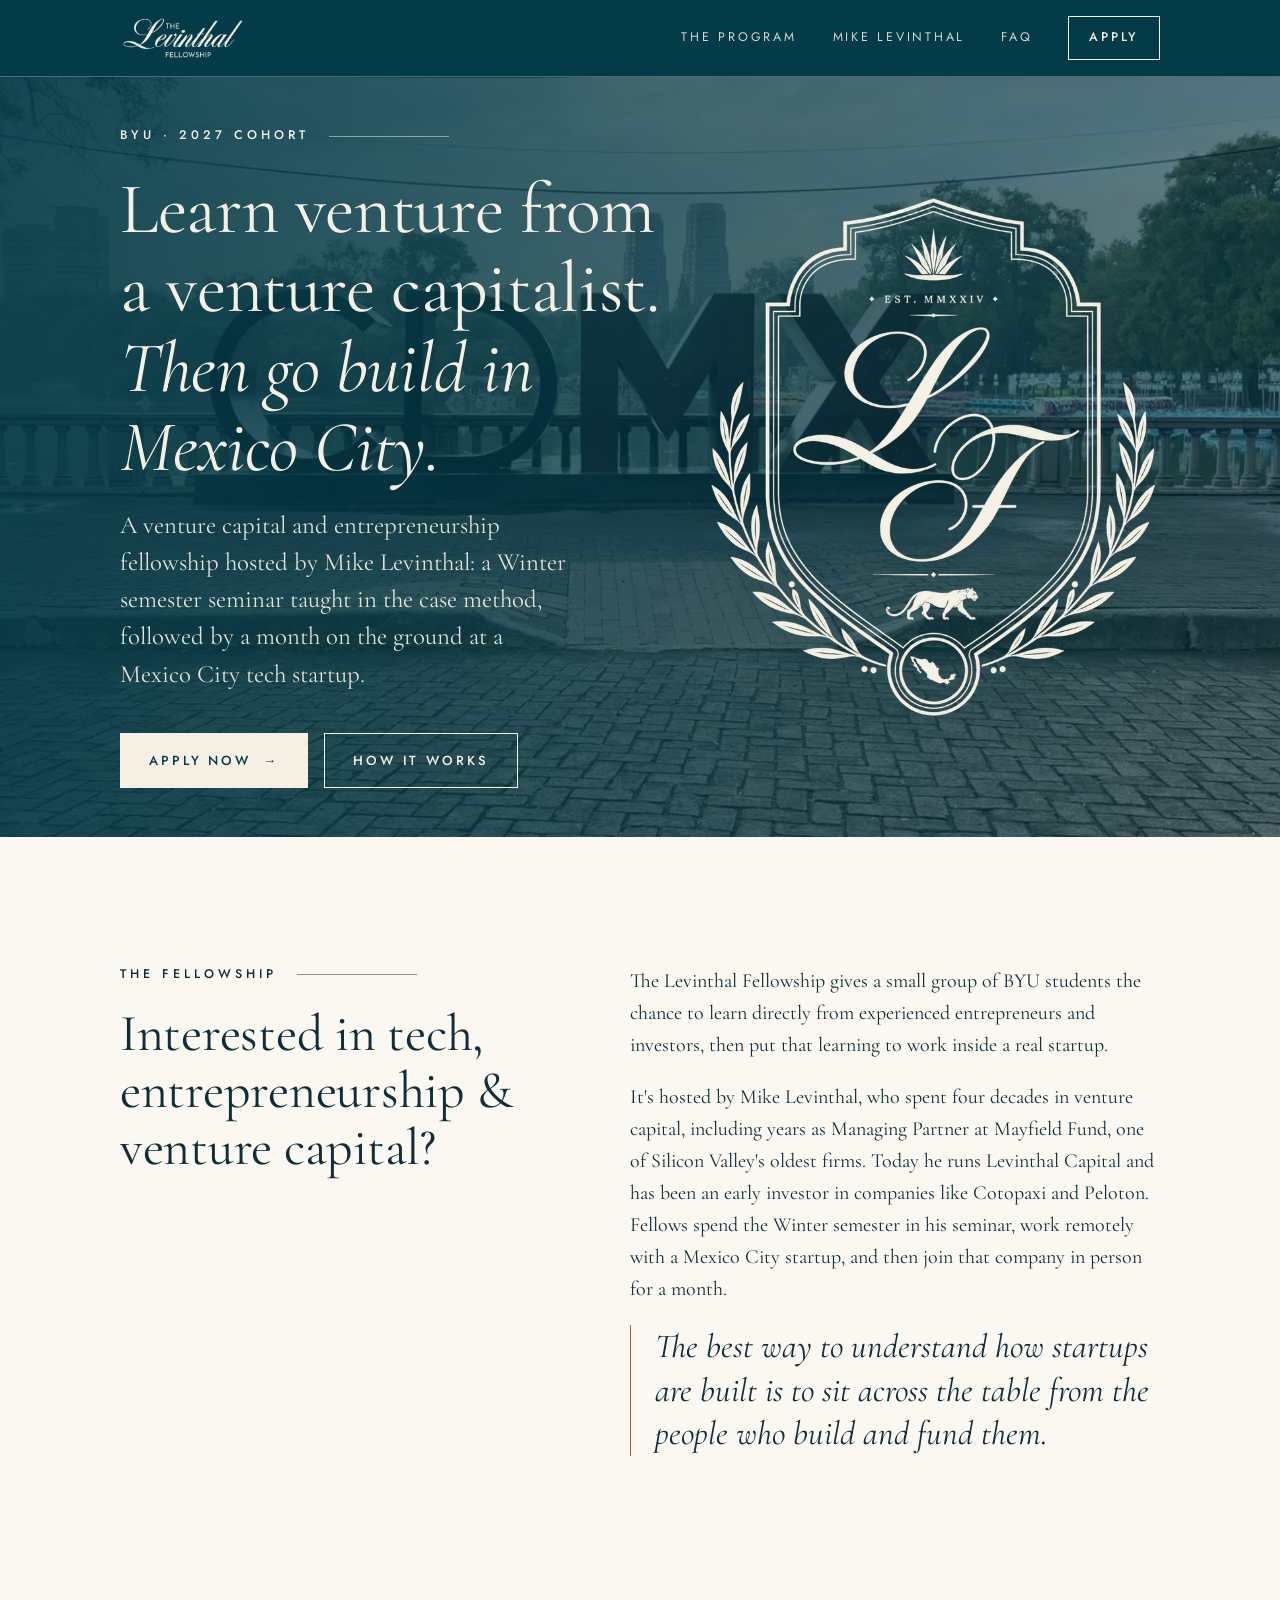
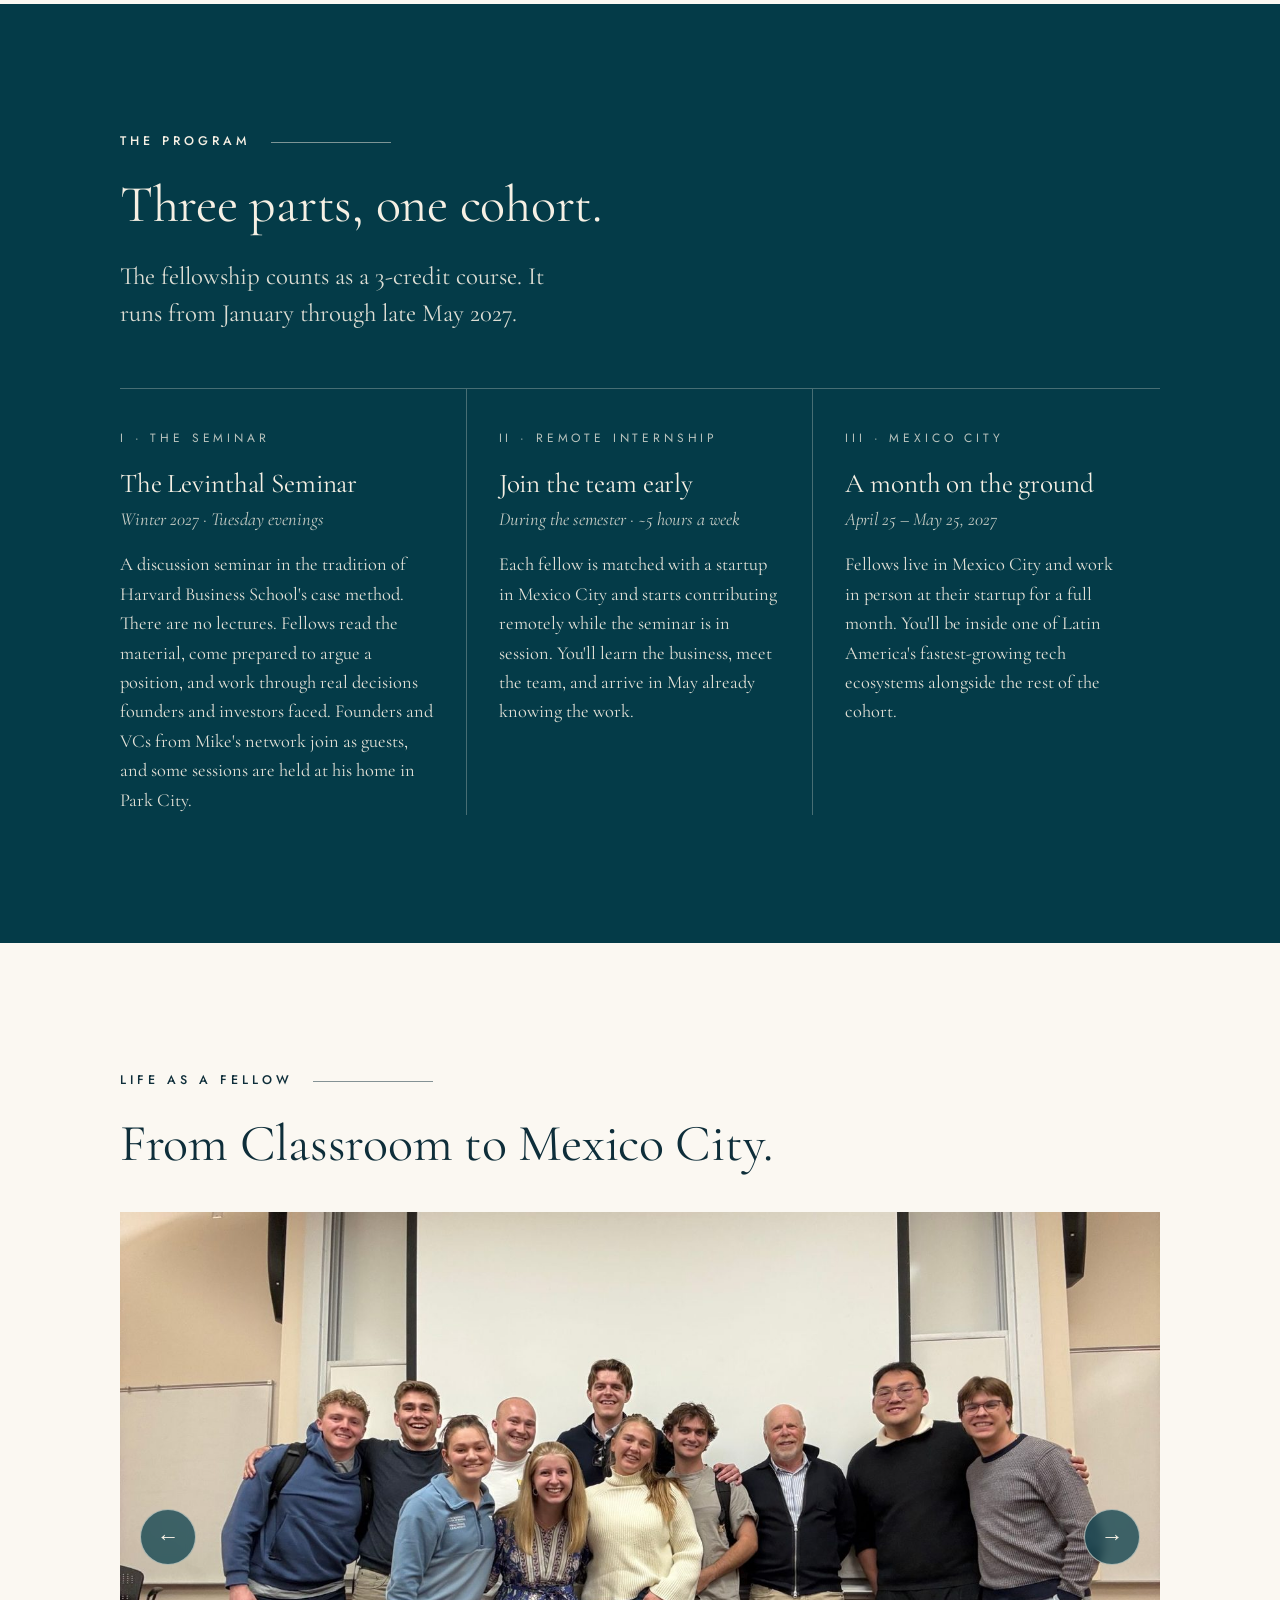
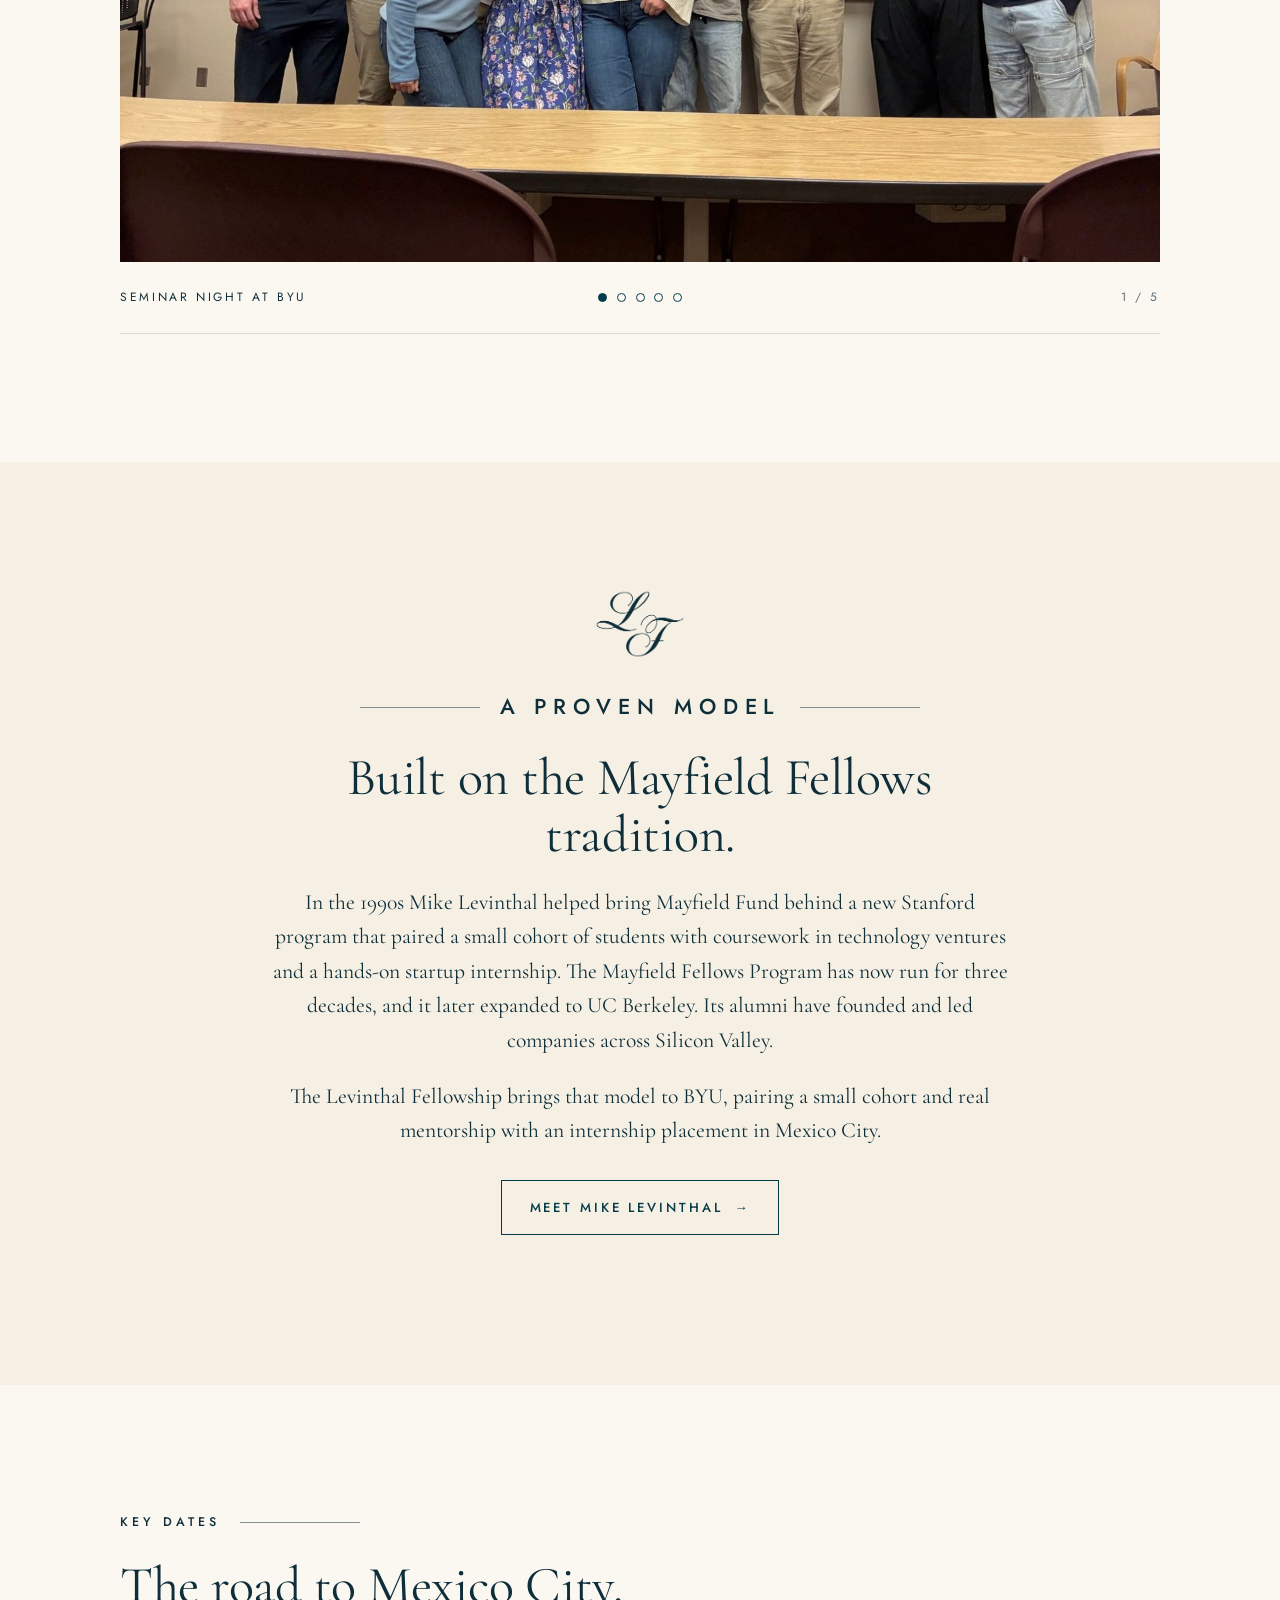
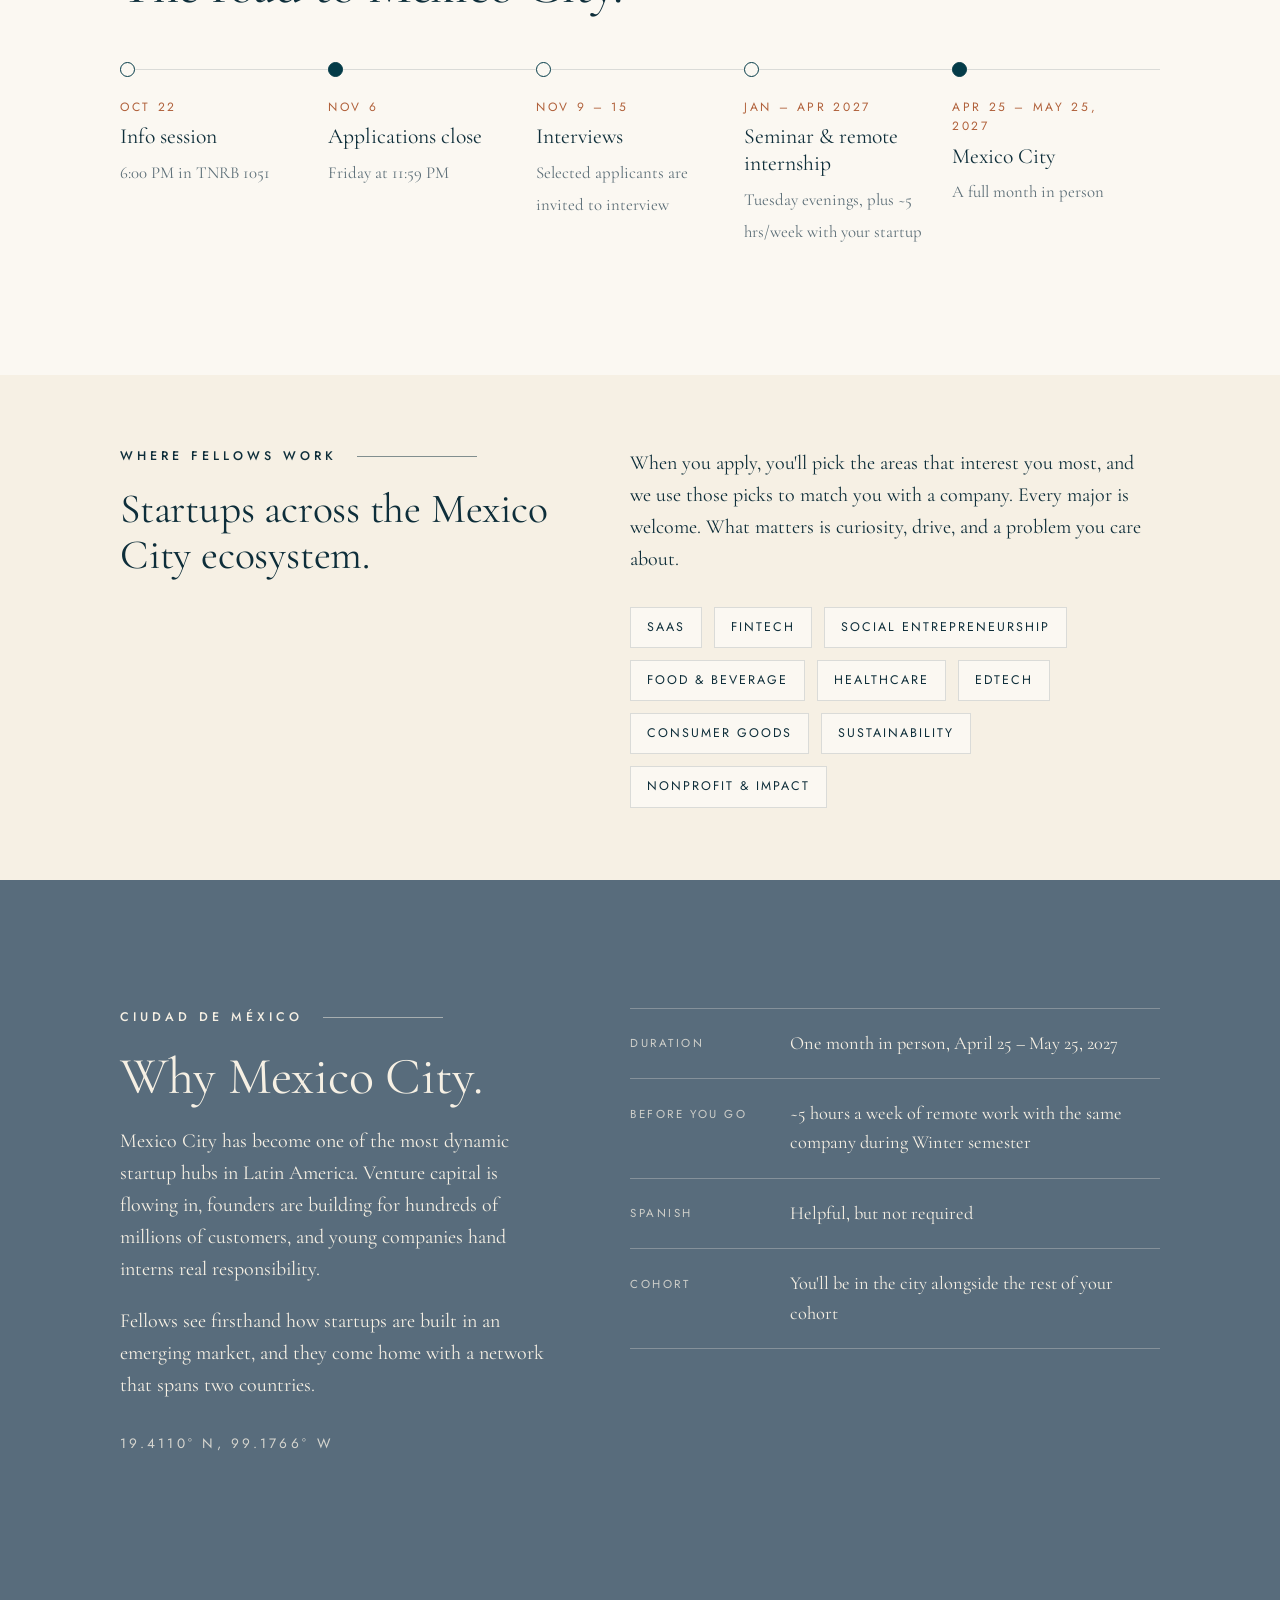
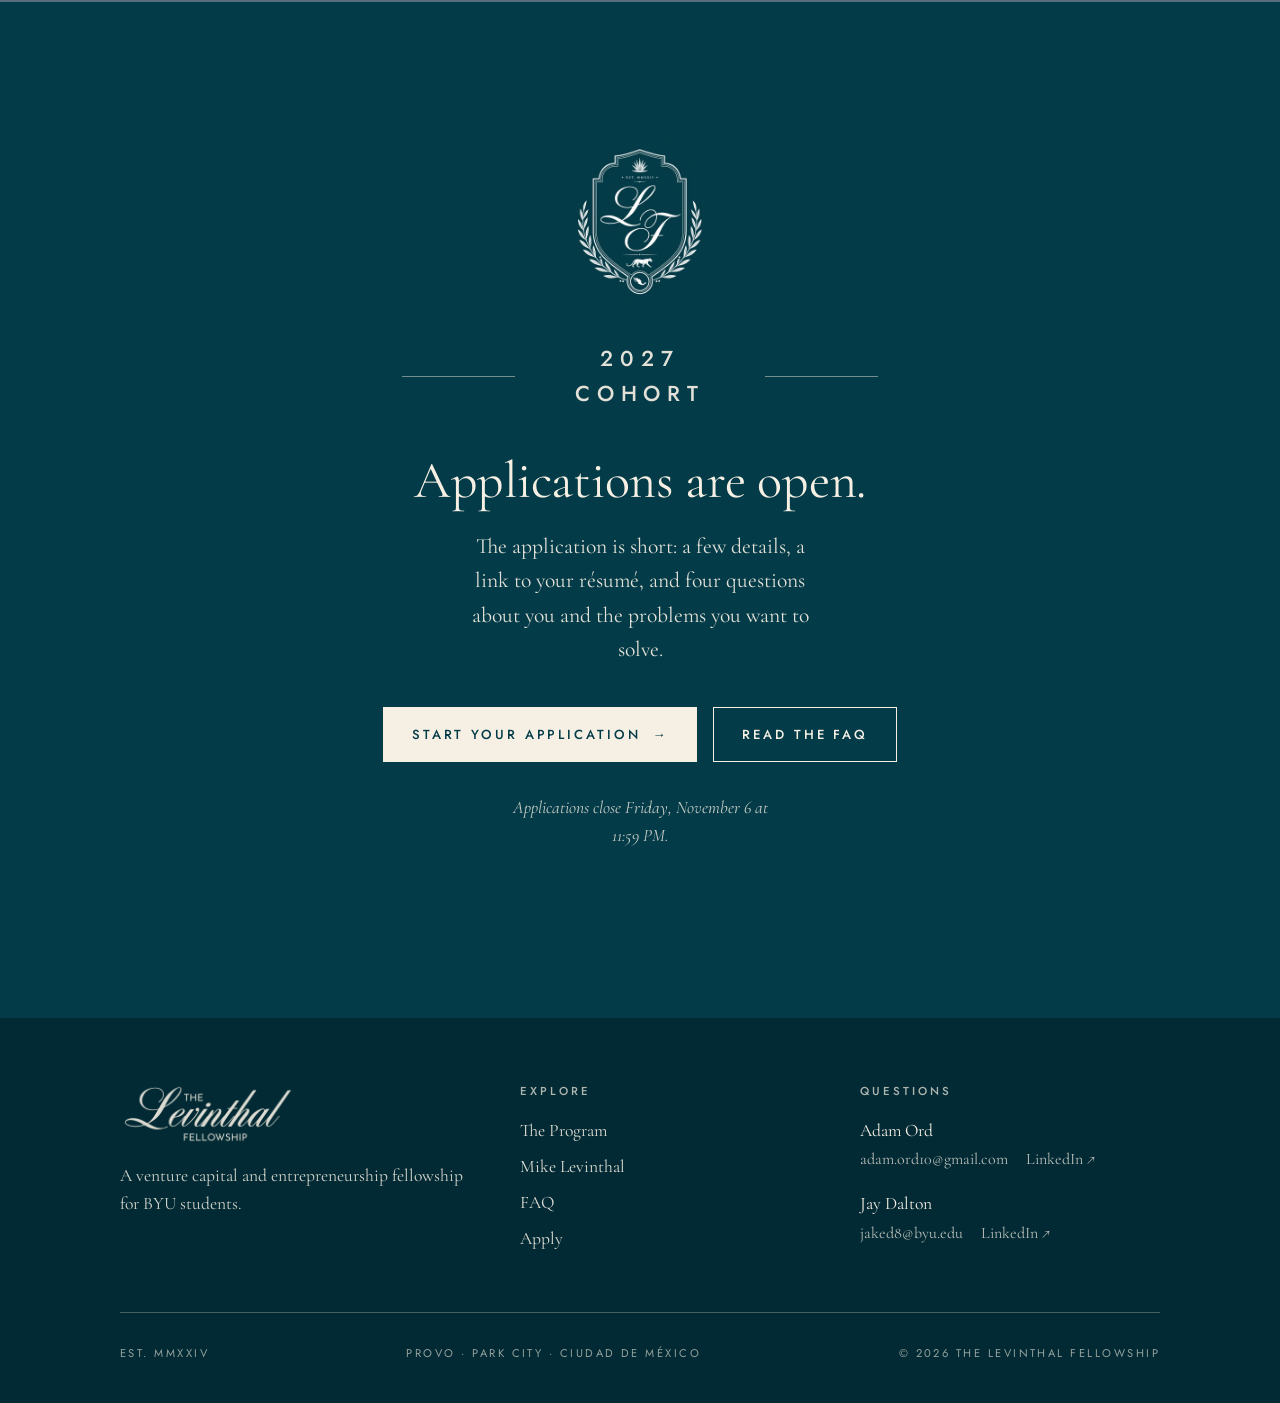
<file: index.html>
<!doctype html>
<html lang="en">
<head>
  <meta charset="utf-8">
  <meta name="viewport" content="width=device-width, initial-scale=1">
  <title>The Levinthal Fellowship · BYU</title>
  <meta name="description" content="A venture capital and entrepreneurship fellowship for BYU students, hosted by venture capitalist Mike Levinthal. A Winter semester seminar, then a month interning at a tech startup in Mexico City.">
  <link rel="icon" href="assets/favicon.png">
  <link rel="preconnect" href="https://fonts.googleapis.com">
  <link rel="preconnect" href="https://fonts.gstatic.com" crossorigin>
  <link href="https://fonts.googleapis.com/css2?family=Cormorant+Garamond:ital,wght@0,400;0,500;1,400&family=Jost:wght@300;400;500&display=swap" rel="stylesheet">
  <link rel="stylesheet" href="styles.css">
  <script>document.documentElement.classList.add("js")</script>
</head>
<body>

<header class="site-header">
  <div class="wrap">
    <a class="brand" href="index.html" aria-label="The Levinthal Fellowship, home"><img src="assets/wordmark-white.png" alt="The Levinthal Fellowship"></a>
    <button class="nav-toggle" aria-expanded="false" aria-controls="nav">Menu</button>
    <nav class="nav" id="nav">
      <a href="index.html#program">The Program</a>
      <a href="mike-levinthal.html">Mike Levinthal</a>
      <a href="faq.html">FAQ</a>
      <a class="btn btn-ghost-light" href="https://forms.gle/pfqn9cLn6Ktx2qRdA" target="_blank" rel="noopener">Apply</a>
    </nav>
  </div>
</header>

<main>

  <!-- Hero -->
  <section class="hero">
    <video class="cdmx-video" autoplay muted loop playsinline preload="metadata" poster="assets/cdmx-poster.jpg" aria-hidden="true">
      <source src="assets/cdmx.mp4" type="video/mp4">
    </video>
    <div class="wrap">
      <div>
        <p class="eyebrow">BYU · 2027 Cohort</p>
        <h1>Learn venture from a venture capitalist. <em>Then go build in Mexico City.</em></h1>
        <p class="lede">A venture capital and entrepreneurship fellowship hosted by Mike Levinthal: a Winter semester seminar taught in the case method, followed by a month on the ground at a Mexico City tech startup.</p>
        <div class="btn-row">
          <a class="btn btn-solid-light" href="https://forms.gle/pfqn9cLn6Ktx2qRdA" target="_blank" rel="noopener">Apply now <span class="arrow">→</span></a>
          <a class="btn btn-ghost-light" href="#program">How it works</a>
        </div>
      </div>
      <img class="hero-crest" src="assets/crest-transparent.webp" alt="The Levinthal Fellowship crest: an LF monogram framed by laurels, an agave, a jaguar and the map of Mexico. Est. MMXXIV." width="687" height="800">
    </div>
  </section>

  <!-- Info session (removes itself the day after) -->
  <section class="session-band" data-expires="2026-10-23T06:00:00-06:00" aria-label="Upcoming information session">
    <div class="wrap">
      <div class="session-date">
        <div class="month">Oct</div>
        <div class="day">22</div>
      </div>
      <div>
        <h2>Information Session</h2>
        <p>Thursday, 6:00 PM · TNRB 1051 · Come hear how the fellowship works and ask questions.</p>
      </div>
      <div class="btn-row">
        <a class="btn btn-solid-light" href="https://forms.cloud.microsoft/Pages/ResponsePage.aspx?id=m278xvtRqEi3eZ7lZLQEEwAOkCYPjGREn-zJOG5se71UMElBMUsyU1c1RTJDWFpFSjRMMlNPREFKWi4u" target="_blank" rel="noopener">RSVP</a>
        <a class="btn btn-ghost-light" href="info-session.ics" download>Add to calendar</a>
      </div>
    </div>
  </section>

  <!-- Intro -->
  <section class="section">
    <div class="wrap split reveal">
      <div>
        <p class="eyebrow">The Fellowship</p>
        <h2>Interested in tech, entrepreneurship &amp; venture capital?</h2>
      </div>
      <div>
        <p>The Levinthal Fellowship gives a small group of BYU students the chance to learn directly from experienced entrepreneurs and investors, then put that learning to work inside a real startup.</p>
        <p>It's hosted by Mike Levinthal, who spent four decades in venture capital, including years as Managing Partner at Mayfield Fund, one of Silicon Valley's oldest firms. Today he runs Levinthal Capital and has been an early investor in companies like Cotopaxi and Peloton. Fellows spend the Winter semester in his seminar, work remotely with a Mexico City startup, and then join that company in person for a month.</p>
        <p class="pull">The best way to understand how startups are built is to sit across the table from the people who build and fund them.</p>
      </div>
    </div>
  </section>

  <!-- Program -->
  <section class="section dark" id="program">
    <div class="wrap reveal">
      <p class="eyebrow">The Program</p>
      <h2>Three parts, one cohort.</h2>
      <p class="lede" style="opacity:.9">The fellowship counts as a 3-credit course. It runs from January through late May 2027.</p>

      <div class="phases">
        <article class="phase">
          <span class="num">I · The Seminar</span>
          <h3>The Levinthal Seminar</h3>
          <p class="when">Winter 2027 · Tuesday evenings</p>
          <p>A discussion seminar in the tradition of Harvard Business School's case method. There are no lectures. Fellows read the material, come prepared to argue a position, and work through real decisions founders and investors faced. Founders and VCs from Mike's network join as guests, and some sessions are held at his home in Park City.</p>
        </article>
        <article class="phase">
          <span class="num">II · Remote Internship</span>
          <h3>Join the team early</h3>
          <p class="when">During the semester · ~5 hours a week</p>
          <p>Each fellow is matched with a startup in Mexico City and starts contributing remotely while the seminar is in session. You'll learn the business, meet the team, and arrive in May already knowing the work.</p>
        </article>
        <article class="phase">
          <span class="num">III · Mexico City</span>
          <h3>A month on the ground</h3>
          <p class="when">April 25 – May 25, 2027</p>
          <p>Fellows live in Mexico City and work in person at their startup for a full month. You'll be inside one of Latin America's fastest-growing tech ecosystems alongside the rest of the cohort.</p>
        </article>
      </div>
    </div>
  </section>

  <!-- Gallery -->
  <section class="section" id="life">
    <div class="wrap reveal">
      <p class="eyebrow">Life as a Fellow</p>
      <h2>From Classroom to Mexico City.</h2>
      <div class="carousel" aria-roledescription="carousel" aria-label="Photos from past cohorts">
        <div class="carousel-track" tabindex="0">
          <figure class="slide" role="group" aria-roledescription="slide" aria-label="1 of 5">
            <img src="assets/seminar-night.jpg" alt="The cohort with Mike Levinthal after a seminar session at BYU" width="1600" height="1200">
            <figcaption>Seminar night at BYU</figcaption>
          </figure>
          <figure class="slide" role="group" aria-roledescription="slide" aria-label="2 of 5">
            <img src="assets/cdmx-selfie.jpg" alt="Fellows and Mike Levinthal taking a group selfie in Mexico City" loading="lazy" width="1600" height="1200">
            <figcaption>Together in Mexico City</figcaption>
          </figure>
          <figure class="slide" role="group" aria-roledescription="slide" aria-label="3 of 5">
            <img src="assets/cdmx-dinner.jpg" alt="Fellows sharing a meal at a restaurant in Mexico City" loading="lazy" width="836" height="627">
            <figcaption>Dinner in Mexico City</figcaption>
          </figure>
          <figure class="slide" role="group" aria-roledescription="slide" aria-label="4 of 5">
            <img src="assets/stanford-dschool.jpg" alt="Fellows with Mike Levinthal at the Stanford d.school" loading="lazy" width="1600" height="1200">
            <figcaption>Stanford d.school</figcaption>
          </figure>
          <figure class="slide" role="group" aria-roledescription="slide" aria-label="5 of 5">
            <img src="assets/silicon-valley-visit.jpg" alt="Fellows with Mike Levinthal and a guest during a Silicon Valley visit" loading="lazy" width="1600" height="1200">
            <figcaption>Silicon Valley visit</figcaption>
          </figure>
        </div>
        <button class="carousel-btn prev" type="button" aria-label="Previous photo">&#8592;</button>
        <button class="carousel-btn next" type="button" aria-label="Next photo">&#8594;</button>
        <div class="carousel-meta">
          <span class="carousel-caption" aria-live="polite">Seminar night at BYU</span>
          <div class="carousel-dots">
            <button type="button" aria-label="Go to photo 1" aria-current="true"></button>
            <button type="button" aria-label="Go to photo 2"></button>
            <button type="button" aria-label="Go to photo 3"></button>
            <button type="button" aria-label="Go to photo 4"></button>
            <button type="button" aria-label="Go to photo 5"></button>
          </div>
          <span class="carousel-count"><span class="carousel-index">1</span> / 5</span>
        </div>
      </div>
    </div>
  </section>

  <!-- Lineage -->
  <section class="section cream lineage">
    <div class="wrap reveal">
      <img class="monogram" src="assets/monogram-ink.png" alt="">
      <p class="eyebrow centered">A Proven Model</p>
      <h2>Built on the Mayfield Fellows tradition.</h2>
      <p>In the 1990s Mike Levinthal helped bring Mayfield Fund behind a new Stanford program that paired a small cohort of students with coursework in technology ventures and a hands-on startup internship. The Mayfield Fellows Program has now run for three decades, and it later expanded to UC Berkeley. Its alumni have founded and led companies across Silicon Valley.</p>
      <p>The Levinthal Fellowship brings that model to BYU, pairing a small cohort and real mentorship with an internship placement in Mexico City.</p>
      <p style="margin-top:2rem"><a class="btn btn-ghost-dark" href="mike-levinthal.html">Meet Mike Levinthal <span class="arrow">→</span></a></p>
    </div>
  </section>

  <!-- Timeline -->
  <section class="section" id="timeline">
    <div class="wrap reveal">
      <p class="eyebrow">Key Dates</p>
      <h2>The road to Mexico City.</h2>
      <ol class="timeline">
        <li>
          <span class="date">Oct 22</span>
          <span class="what">Info session</span>
          <span class="detail">6:00 PM in TNRB 1051</span>
        </li>
        <li class="key">
          <span class="date">Nov 6</span>
          <span class="what">Applications close</span>
          <span class="detail">Friday at 11:59 PM</span>
        </li>
        <li>
          <span class="date">Nov 9 – 15</span>
          <span class="what">Interviews</span>
          <span class="detail">Selected applicants are invited to interview</span>
        </li>
        <li>
          <span class="date">Jan – Apr 2027</span>
          <span class="what">Seminar &amp; remote internship</span>
          <span class="detail">Tuesday evenings, plus ~5 hrs/week with your startup</span>
        </li>
        <li class="key">
          <span class="date">Apr 25 – May 25, 2027</span>
          <span class="what">Mexico City</span>
          <span class="detail">A full month in person</span>
        </li>
      </ol>
    </div>
  </section>

  <!-- Industries -->
  <section class="section-tight cream">
    <div class="wrap split reveal">
      <div>
        <p class="eyebrow">Where Fellows Work</p>
        <h2 style="font-size:clamp(1.9rem,3.6vw,2.6rem)">Startups across the Mexico City ecosystem.</h2>
      </div>
      <div>
        <p>When you apply, you'll pick the areas that interest you most, and we use those picks to match you with a company. Every major is welcome. What matters is curiosity, drive, and a problem you care about.</p>
        <ul class="chips">
          <li>SaaS</li>
          <li>Fintech</li>
          <li>Social Entrepreneurship</li>
          <li>Food &amp; Beverage</li>
          <li>Healthcare</li>
          <li>EdTech</li>
          <li>Consumer Goods</li>
          <li>Sustainability</li>
          <li>Nonprofit &amp; Impact</li>
        </ul>
      </div>
    </div>
  </section>

  <!-- Mexico City -->
  <section class="section slate cdmx">
    <div class="wrap split reveal">
      <div>
        <p class="eyebrow">Ciudad de México</p>
        <h2>Why Mexico City.</h2>
        <p>Mexico City has become one of the most dynamic startup hubs in Latin America. Venture capital is flowing in, founders are building for hundreds of millions of customers, and young companies hand interns real responsibility.</p>
        <p>Fellows see firsthand how startups are built in an emerging market, and they come home with a network that spans two countries.</p>
        <p class="coords">19.4110° N, 99.1766° W</p>
      </div>
      <ul class="cdmx-facts">
        <li><span class="k">Duration</span><span>One month in person, April 25 – May 25, 2027</span></li>
        <li><span class="k">Before you go</span><span>~5 hours a week of remote work with the same company during Winter semester</span></li>
        <li><span class="k">Spanish</span><span>Helpful, but not required</span></li>
        <li><span class="k">Cohort</span><span>You'll be in the city alongside the rest of your cohort</span></li>
      </ul>
    </div>
  </section>

  <!-- Apply -->
  <section class="section dark apply" id="apply">
    <div class="wrap reveal">
      <img class="crest-small" src="assets/crest.webp" alt="">
      <p class="eyebrow centered">2027 Cohort</p>
      <h2>Applications are open.</h2>
      <p>The application is short: a few details, a link to your résumé, and four questions about you and the problems you want to solve.</p>
      <div class="btn-row">
        <a class="btn btn-solid-light" href="https://forms.gle/pfqn9cLn6Ktx2qRdA" target="_blank" rel="noopener">Start your application <span class="arrow">→</span></a>
        <a class="btn btn-ghost-light" href="faq.html">Read the FAQ</a>
      </div>
      <p class="deadline">Applications close Friday, November 6 at 11:59 PM.</p>
    </div>
  </section>

</main>

<footer class="site-footer">
  <div class="wrap">
    <div class="top">
      <div>
        <a class="brand" href="index.html"><img src="assets/wordmark-white.png" alt="The Levinthal Fellowship"></a>
        <p>A venture capital and entrepreneurship fellowship for BYU students.</p>
      </div>
      <div>
        <h4>Explore</h4>
        <ul>
          <li><a href="index.html#program">The Program</a></li>
          <li><a href="mike-levinthal.html">Mike Levinthal</a></li>
          <li><a href="faq.html">FAQ</a></li>
          <li><a href="https://forms.gle/pfqn9cLn6Ktx2qRdA" target="_blank" rel="noopener">Apply</a></li>
        </ul>
      </div>
      <div>
        <h4>Questions</h4>
        <ul class="contacts">
          <li>
            <span class="name">Adam Ord</span>
            <a href="mailto:adam.ord10@gmail.com">adam.ord10@gmail.com</a>
            <a href="https://www.linkedin.com/in/adam-ord-37580b236/" target="_blank" rel="noopener">LinkedIn ↗</a>
          </li>
          <li>
            <span class="name">Jay Dalton</span>
            <a href="mailto:jaked8@byu.edu">jaked8@byu.edu</a>
            <a href="https://www.linkedin.com/in/jaydalton" target="_blank" rel="noopener">LinkedIn ↗</a>
          </li>
        </ul>
      </div>
    </div>
    <div class="bottom">
      <span>Est. MMXXIV</span>
      <span>Provo · Park City · Ciudad de México</span>
      <span>© <span data-year>2026</span> The Levinthal Fellowship</span>
    </div>
  </div>
</footer>

<script src="site.js"></script>
</body>
</html>
</file>
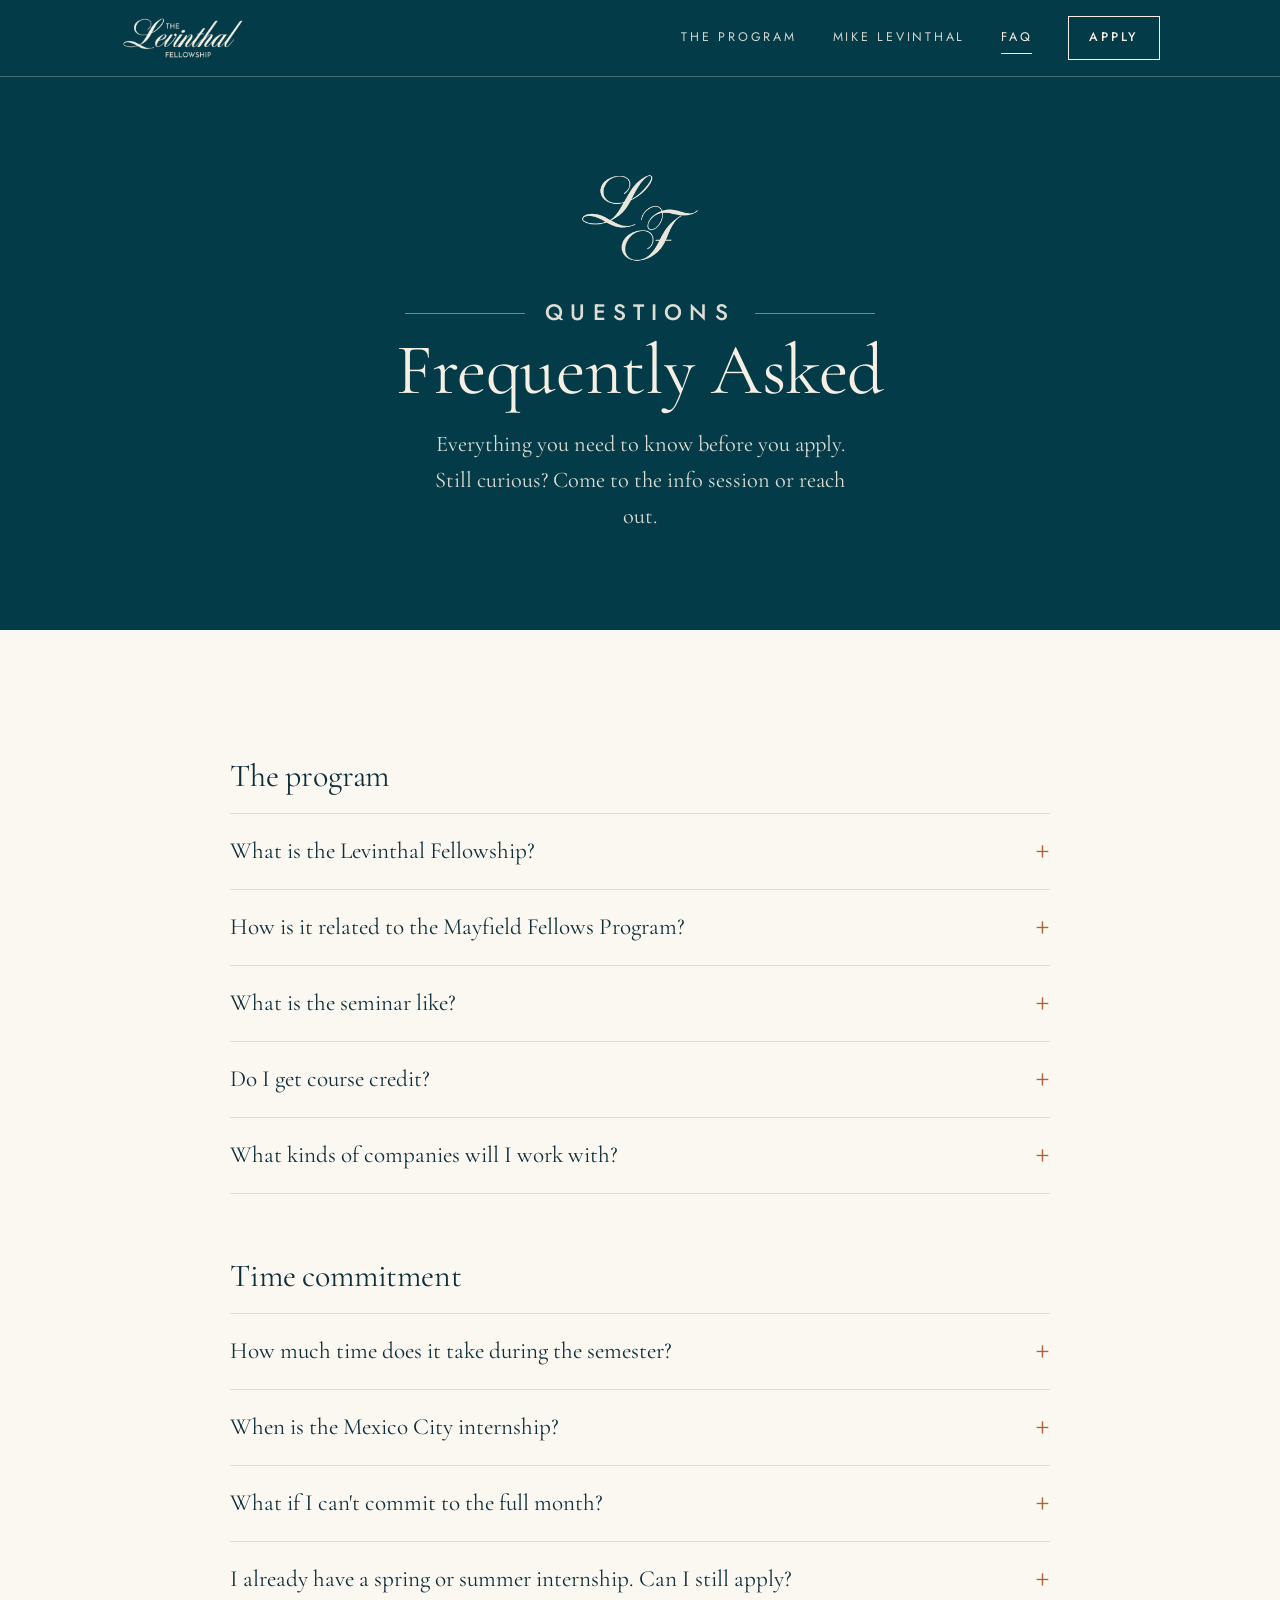
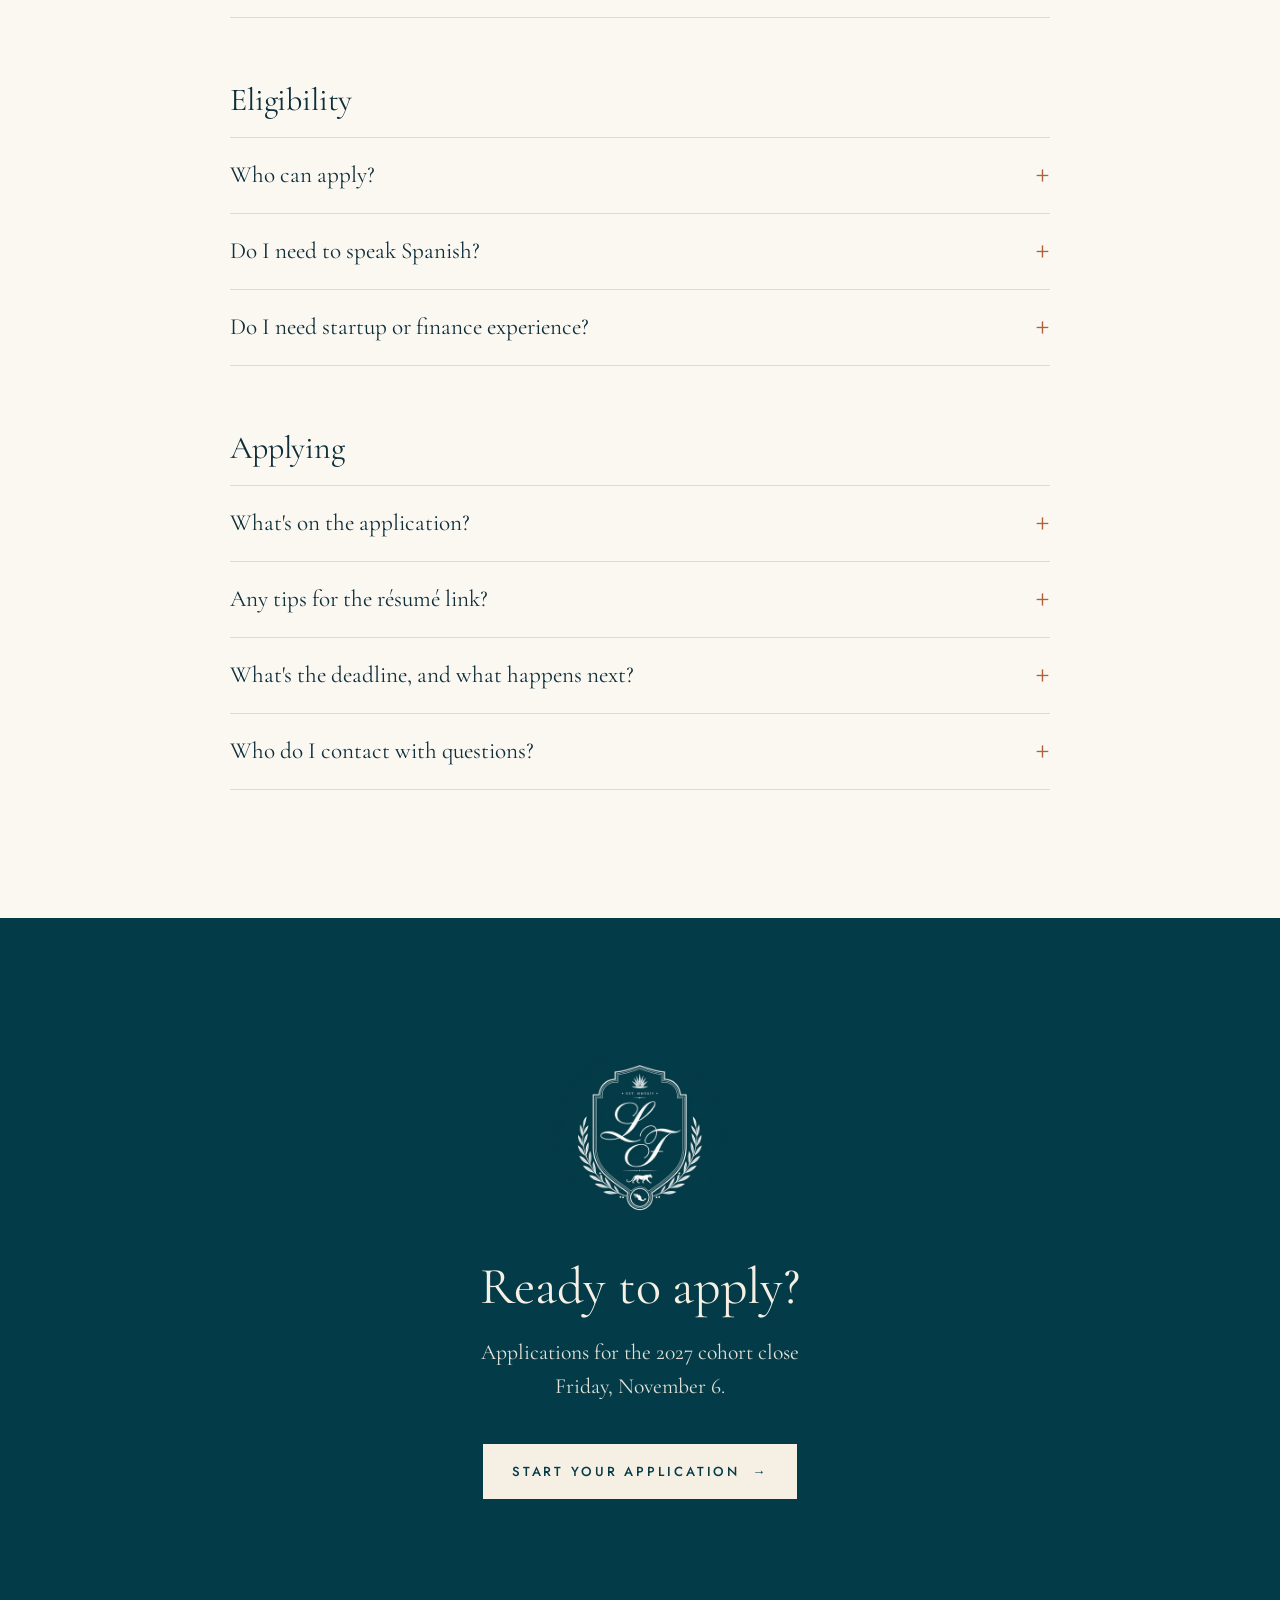
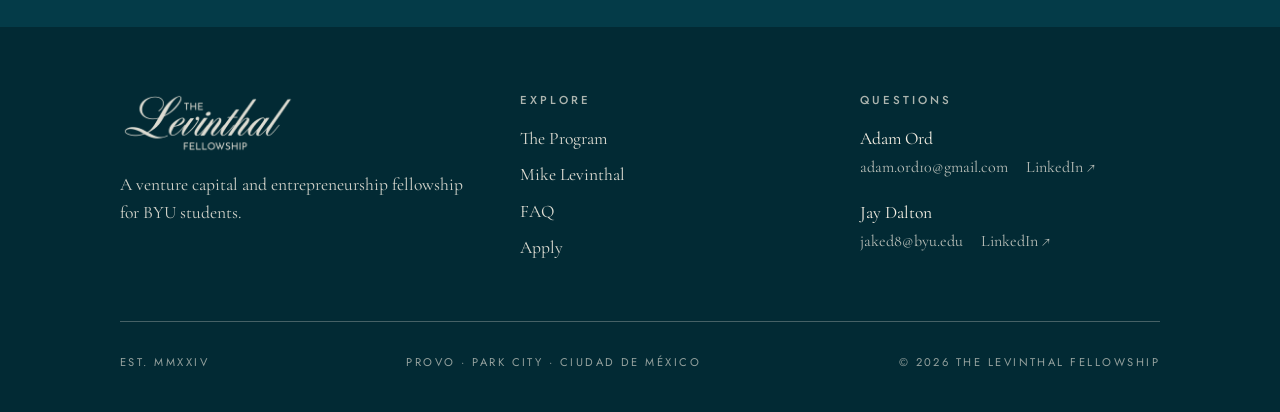
<file: faq.html>
<!doctype html>
<html lang="en">
<head>
  <meta charset="utf-8">
  <meta name="viewport" content="width=device-width, initial-scale=1">
  <title>FAQ · The Levinthal Fellowship</title>
  <meta name="description" content="Frequently asked questions about the Levinthal Fellowship at BYU: eligibility, time commitment, the seminar, the Mexico City internship, and how to apply.">
  <link rel="icon" href="assets/favicon.png">
  <link rel="preconnect" href="https://fonts.googleapis.com">
  <link rel="preconnect" href="https://fonts.gstatic.com" crossorigin>
  <link href="https://fonts.googleapis.com/css2?family=Cormorant+Garamond:ital,wght@0,400;0,500;1,400&family=Jost:wght@300;400;500&display=swap" rel="stylesheet">
  <link rel="stylesheet" href="styles.css">
  <script>document.documentElement.classList.add("js")</script>
</head>
<body>

<header class="site-header">
  <div class="wrap">
    <a class="brand" href="index.html" aria-label="The Levinthal Fellowship, home"><img src="assets/wordmark-white.png" alt="The Levinthal Fellowship"></a>
    <button class="nav-toggle" aria-expanded="false" aria-controls="nav">Menu</button>
    <nav class="nav" id="nav">
      <a href="index.html#program">The Program</a>
      <a href="mike-levinthal.html">Mike Levinthal</a>
      <a href="faq.html" aria-current="page">FAQ</a>
      <a class="btn btn-ghost-light" href="https://forms.gle/pfqn9cLn6Ktx2qRdA" target="_blank" rel="noopener">Apply</a>
    </nav>
  </div>
</header>

<main>

  <section class="page-hero">
    <div class="wrap">
      <img class="monogram" src="assets/monogram-white.png" alt="">
      <p class="eyebrow centered">Questions</p>
      <h1>Frequently Asked</h1>
      <p>Everything you need to know before you apply. Still curious? Come to the info session or reach out.</p>
    </div>
  </section>

  <section class="section">
    <div class="wrap">

      <div class="faq-group reveal">
        <h2>The program</h2>
        <div class="faq">
          <details>
            <summary>What is the Levinthal Fellowship?</summary>
            <div class="answer">
              <p>It's a venture capital and entrepreneurship fellowship for BYU students, hosted by venture capitalist Mike Levinthal. Fellows take a Winter semester seminar, work remotely with a Mexico City startup during the semester, and then spend a month in Mexico City working at that company in person.</p>
            </div>
          </details>
          <details>
            <summary>How is it related to the Mayfield Fellows Program?</summary>
            <div class="answer">
              <p>Mike was an early champion of Stanford's Mayfield Fellows Program and brought Mayfield Fund on board as its sponsor. That program pairs a small cohort with venture coursework and a startup internship. The Levinthal Fellowship follows the same model at BYU, with the internship in Mexico City. <a href="mike-levinthal.html">Read more about Mike.</a></p>
            </div>
          </details>
          <details>
            <summary>What is the seminar like?</summary>
            <div class="answer">
              <p>It's a discussion seminar taught in the style of Harvard Business School's case method, and there are no lectures. You read the assigned material ahead of time, come ready to take a position, and work through real decisions with the group. Founders and investors from Mike's network often join as guests.</p>
              <p>The seminar meets on Tuesday evenings during Winter semester 2027. Some sessions are held at Mike's home in Park City.</p>
            </div>
          </details>
          <details>
            <summary>Do I get course credit?</summary>
            <div class="answer">
              <p>Yes. The fellowship counts as a 3-credit course.</p>
            </div>
          </details>
          <details>
            <summary>What kinds of companies will I work with?</summary>
            <div class="answer">
              <p>You'll be placed at a tech startup in Mexico City. The application asks which areas interest you most, including SaaS, fintech, social entrepreneurship, food &amp; beverage, healthcare, edtech, consumer goods, sustainability, and nonprofit &amp; impact ventures. We use your choices to find a good match.</p>
            </div>
          </details>
        </div>
      </div>

      <div class="faq-group reveal">
        <h2>Time commitment</h2>
        <div class="faq">
          <details>
            <summary>How much time does it take during the semester?</summary>
            <div class="answer">
              <p>Plan on the Tuesday evening seminar plus its readings, and about <strong>5 hours a week</strong> of remote work with your startup.</p>
            </div>
          </details>
          <details>
            <summary>When is the Mexico City internship?</summary>
            <div class="answer">
              <p>The in-person internship runs <strong>April 25 – May 25, 2027</strong>, right after Winter semester ends. You'll spend the full month in Mexico City working on-site with your company.</p>
            </div>
          </details>
          <details>
            <summary>What if I can't commit to the full month?</summary>
            <div class="answer">
              <p>Please don't apply this year. The in-person month is the core of the fellowship, and every fellow needs to be there for the whole internship.</p>
            </div>
          </details>
          <details>
            <summary>I already have a spring or summer internship. Can I still apply?</summary>
            <div class="answer">
              <p>The application asks about any upcoming internships that aren't on your résumé. Be upfront about them. What matters is whether you can be in Mexico City for the full April 25 – May 25, 2027 window.</p>
            </div>
          </details>
        </div>
      </div>

      <div class="faq-group reveal">
        <h2>Eligibility</h2>
        <div class="faq">
          <details>
            <summary>Who can apply?</summary>
            <div class="answer">
              <p>BYU students from any major. You don't need to be studying business or computer science. We're looking for curious, driven people who care about solving real problems.</p>
            </div>
          </details>
          <details>
            <summary>Do I need to speak Spanish?</summary>
            <div class="answer">
              <p>No. Spanish is helpful and the application asks about it, but it isn't required.</p>
            </div>
          </details>
          <details>
            <summary>Do I need startup or finance experience?</summary>
            <div class="answer">
              <p>No. Many fellows will be learning about venture for the first time. The application cares more about how you think: a problem you're passionate about, what you've done about it, and why you want to be part of this.</p>
            </div>
          </details>
        </div>
      </div>

      <div class="faq-group reveal">
        <h2>Applying</h2>
        <div class="faq">
          <details>
            <summary>What's on the application?</summary>
            <div class="answer">
              <p>Basic contact information, your major, a Google Drive link to your résumé, and a few yes/no questions about availability and Spanish. Then four short responses:</p>
              <ul>
                <li>A problem you're passionate about solving, and what you've done about it</li>
                <li>Your dream career, in a sentence or two</li>
                <li>The most important problem facing young people today, and why</li>
                <li>Why you're interested in the fellowship and what you hope to accomplish</li>
              </ul>
            </div>
          </details>
          <details>
            <summary>Any tips for the résumé link?</summary>
            <div class="answer">
              <p>Make sure the sharing settings on your Google Drive file are set to <em>"Anyone with the link can view."</em> If we can't open it, we can't review it.</p>
            </div>
          </details>
          <details>
            <summary>What's the deadline, and what happens next?</summary>
            <div class="answer">
              <p>Applications close <strong>Friday, November 6 at 11:59 PM</strong>. Interviews are held <strong>November 9–15</strong>. Fellows begin the seminar in January 2027.</p>
            </div>
          </details>
          <details>
            <summary>Who do I contact with questions?</summary>
            <div class="answer">
              <p>Reach out to Adam Ord (<a href="mailto:adam.ord10@gmail.com">adam.ord10@gmail.com</a> · <a href="https://www.linkedin.com/in/adam-ord-37580b236/" target="_blank" rel="noopener">LinkedIn</a>) or Jay Dalton (<a href="mailto:jaked8@byu.edu">jaked8@byu.edu</a> · <a href="https://www.linkedin.com/in/jaydalton" target="_blank" rel="noopener">LinkedIn</a>), or come to the information session on October 22 at 6:00 PM in TNRB 1051.</p>
            </div>
          </details>
        </div>
      </div>

    </div>
  </section>

  <section class="section dark apply">
    <div class="wrap reveal">
      <img class="crest-small" src="assets/crest.webp" alt="">
      <h2>Ready to apply?</h2>
      <p>Applications for the 2027 cohort close Friday, November 6.</p>
      <div class="btn-row">
        <a class="btn btn-solid-light" href="https://forms.gle/pfqn9cLn6Ktx2qRdA" target="_blank" rel="noopener">Start your application <span class="arrow">→</span></a>
      </div>
    </div>
  </section>

</main>

<footer class="site-footer">
  <div class="wrap">
    <div class="top">
      <div>
        <a class="brand" href="index.html"><img src="assets/wordmark-white.png" alt="The Levinthal Fellowship"></a>
        <p>A venture capital and entrepreneurship fellowship for BYU students.</p>
      </div>
      <div>
        <h4>Explore</h4>
        <ul>
          <li><a href="index.html#program">The Program</a></li>
          <li><a href="mike-levinthal.html">Mike Levinthal</a></li>
          <li><a href="faq.html">FAQ</a></li>
          <li><a href="https://forms.gle/pfqn9cLn6Ktx2qRdA" target="_blank" rel="noopener">Apply</a></li>
        </ul>
      </div>
      <div>
        <h4>Questions</h4>
        <ul class="contacts">
          <li>
            <span class="name">Adam Ord</span>
            <a href="mailto:adam.ord10@gmail.com">adam.ord10@gmail.com</a>
            <a href="https://www.linkedin.com/in/adam-ord-37580b236/" target="_blank" rel="noopener">LinkedIn ↗</a>
          </li>
          <li>
            <span class="name">Jay Dalton</span>
            <a href="mailto:jaked8@byu.edu">jaked8@byu.edu</a>
            <a href="https://www.linkedin.com/in/jaydalton" target="_blank" rel="noopener">LinkedIn ↗</a>
          </li>
        </ul>
      </div>
    </div>
    <div class="bottom">
      <span>Est. MMXXIV</span>
      <span>Provo · Park City · Ciudad de México</span>
      <span>© <span data-year>2026</span> The Levinthal Fellowship</span>
    </div>
  </div>
</footer>

<script src="site.js"></script>
</body>
</html>
</file>
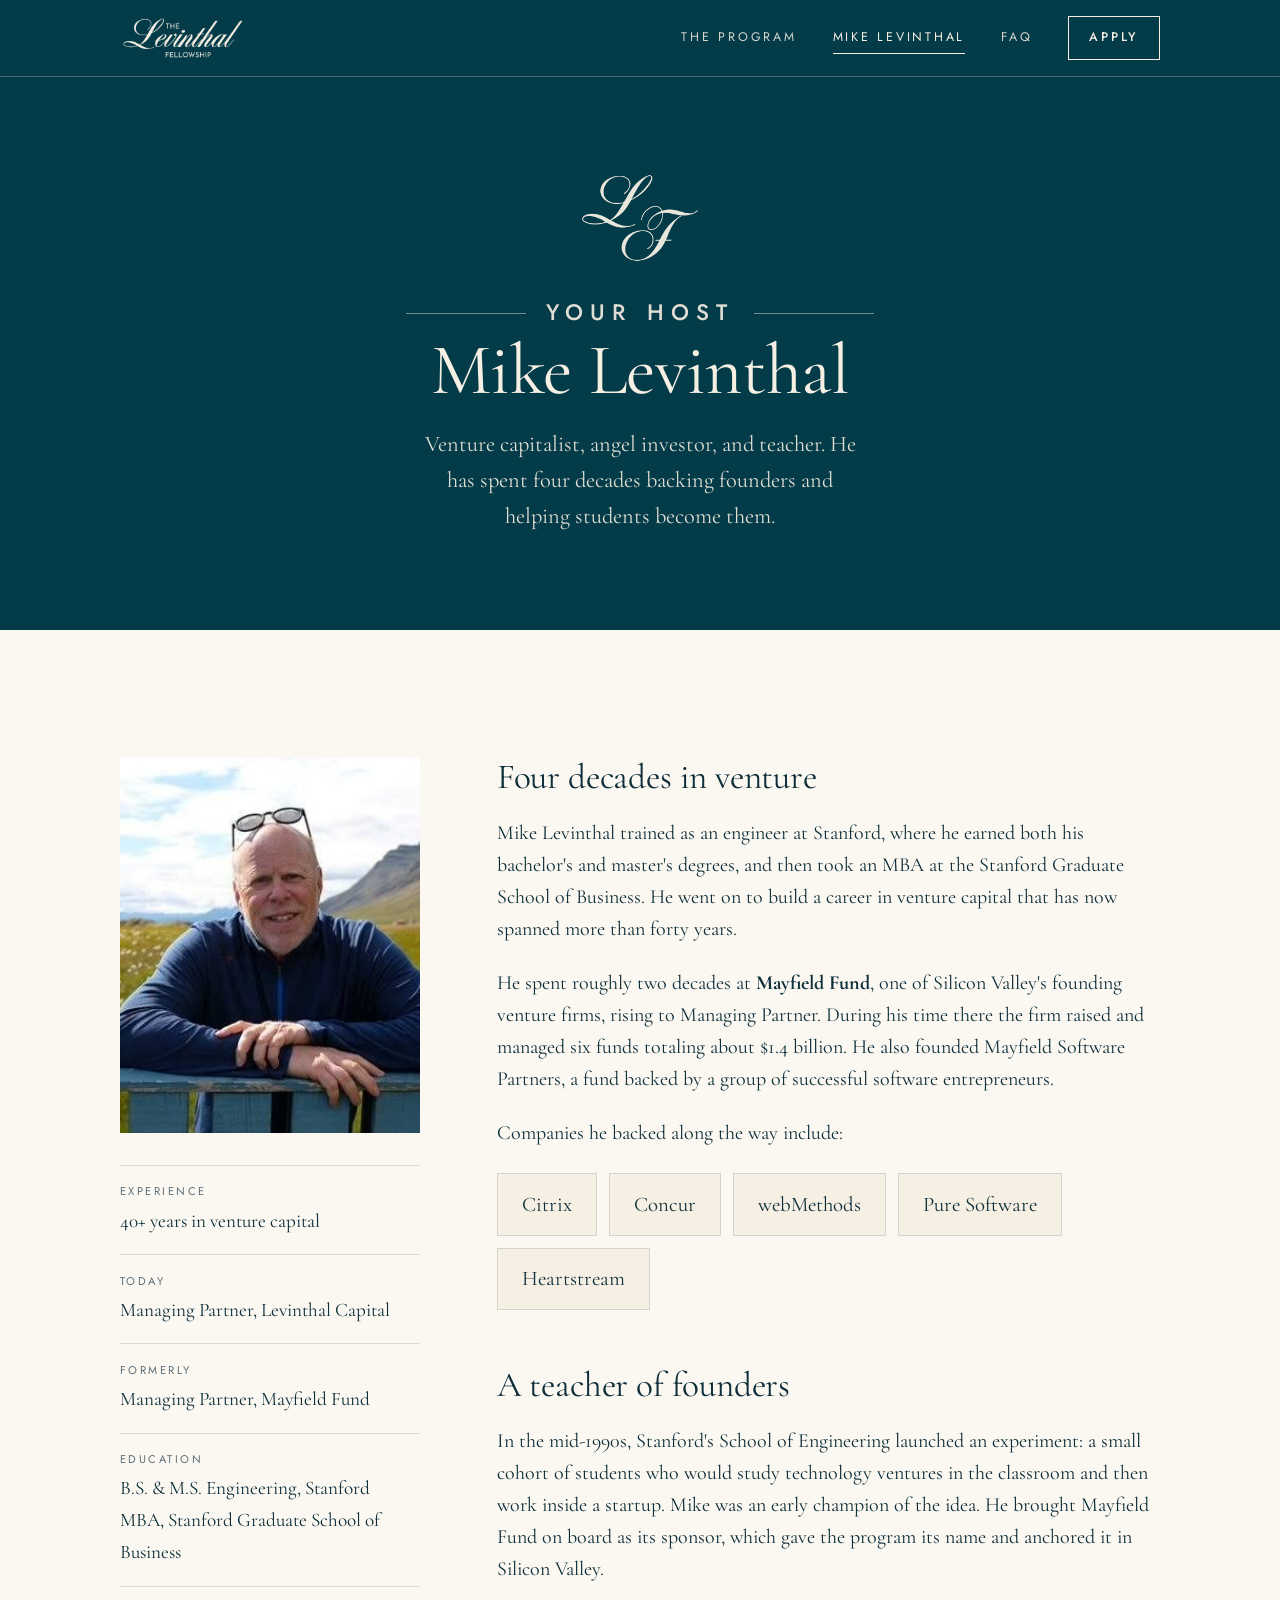
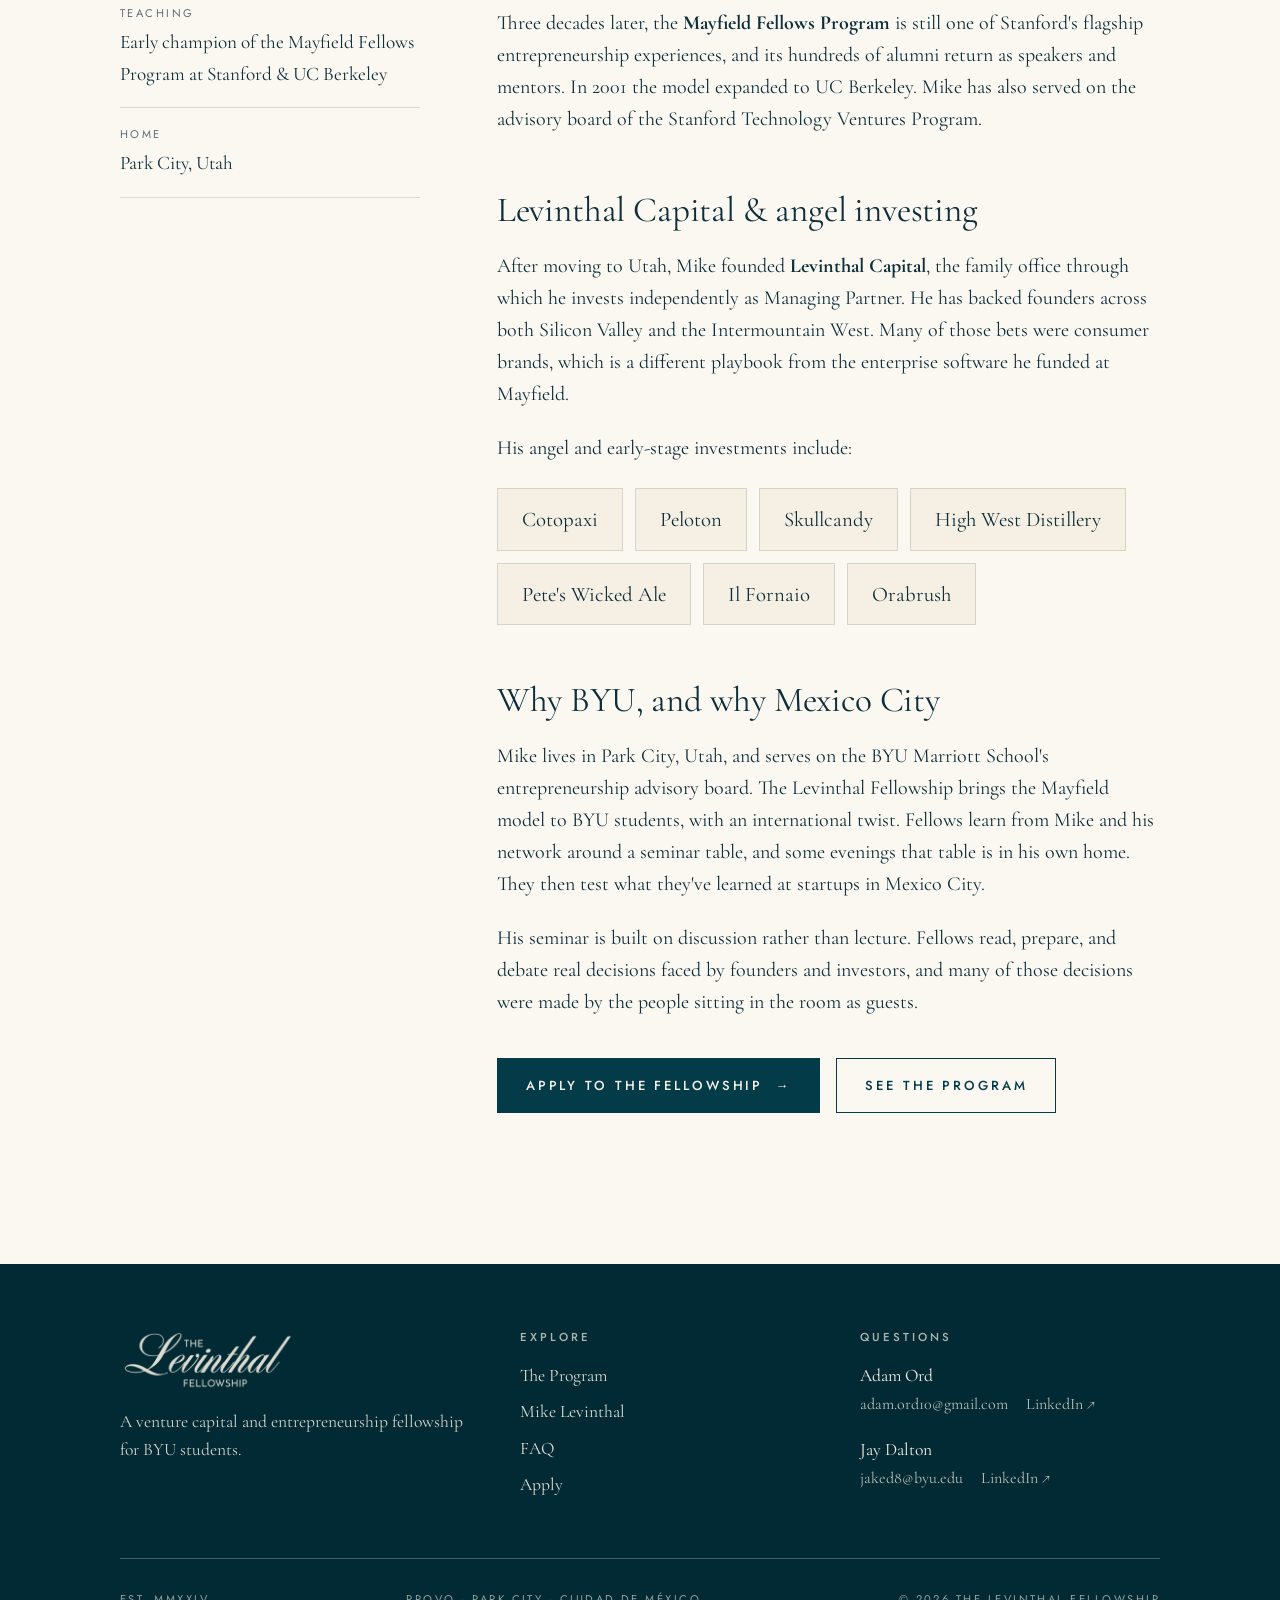
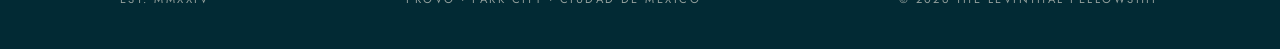
<file: mike-levinthal.html>
<!doctype html>
<html lang="en">
<head>
  <meta charset="utf-8">
  <meta name="viewport" content="width=device-width, initial-scale=1">
  <title>Mike Levinthal · The Levinthal Fellowship</title>
  <meta name="description" content="Mike Levinthal is a venture capitalist with four decades of experience, Managing Partner of Levinthal Capital, a former Managing Partner at Mayfield Fund, and an early champion of Stanford's Mayfield Fellows Program.">
  <link rel="icon" href="assets/favicon.png">
  <link rel="preconnect" href="https://fonts.googleapis.com">
  <link rel="preconnect" href="https://fonts.gstatic.com" crossorigin>
  <link href="https://fonts.googleapis.com/css2?family=Cormorant+Garamond:ital,wght@0,400;0,500;1,400&family=Jost:wght@300;400;500&display=swap" rel="stylesheet">
  <link rel="stylesheet" href="styles.css">
  <script>document.documentElement.classList.add("js")</script>
</head>
<body>

<header class="site-header">
  <div class="wrap">
    <a class="brand" href="index.html" aria-label="The Levinthal Fellowship, home"><img src="assets/wordmark-white.png" alt="The Levinthal Fellowship"></a>
    <button class="nav-toggle" aria-expanded="false" aria-controls="nav">Menu</button>
    <nav class="nav" id="nav">
      <a href="index.html#program">The Program</a>
      <a href="mike-levinthal.html" aria-current="page">Mike Levinthal</a>
      <a href="faq.html">FAQ</a>
      <a class="btn btn-ghost-light" href="https://forms.gle/pfqn9cLn6Ktx2qRdA" target="_blank" rel="noopener">Apply</a>
    </nav>
  </div>
</header>

<main>

  <section class="page-hero">
    <div class="wrap">
      <img class="monogram" src="assets/monogram-white.png" alt="">
      <p class="eyebrow centered">Your Host</p>
      <h1>Mike Levinthal</h1>
      <p>Venture capitalist, angel investor, and teacher. He has spent four decades backing founders and helping students become them.</p>
    </div>
  </section>

  <section class="section">
    <div class="wrap bio">

      <aside class="bio-aside reveal">
        <figure class="portrait">
          <img src="assets/mike-levinthal.jpg" alt="Portrait of Mike Levinthal" width="285" height="428">
        </figure>
        <ul class="facts">
          <li><span class="k">Experience</span><span class="v">40+ years in venture capital</span></li>
          <li><span class="k">Today</span><span class="v">Managing Partner, Levinthal Capital</span></li>
          <li><span class="k">Formerly</span><span class="v">Managing Partner, Mayfield Fund</span></li>
          <li><span class="k">Education</span><span class="v">B.S. &amp; M.S. Engineering, Stanford<br>MBA, Stanford Graduate School of Business</span></li>
          <li><span class="k">Teaching</span><span class="v">Early champion of the Mayfield Fellows Program at Stanford &amp; UC Berkeley</span></li>
          <li><span class="k">Home</span><span class="v">Park City, Utah</span></li>
        </ul>
      </aside>

      <div class="bio-body reveal">
        <h2>Four decades in venture</h2>
        <p>Mike Levinthal trained as an engineer at Stanford, where he earned both his bachelor's and master's degrees, and then took an MBA at the Stanford Graduate School of Business. He went on to build a career in venture capital that has now spanned more than forty years.</p>
        <p>He spent roughly two decades at <strong>Mayfield Fund</strong>, one of Silicon Valley's founding venture firms, rising to Managing Partner. During his time there the firm raised and managed six funds totaling about $1.4 billion. He also founded Mayfield Software Partners, a fund backed by a group of successful software entrepreneurs.</p>

        <p>Companies he backed along the way include:</p>
        <div class="portfolio">
          <div>Citrix</div>
          <div>Concur</div>
          <div>webMethods</div>
          <div>Pure Software</div>
          <div>Heartstream</div>
        </div>

        <h2>A teacher of founders</h2>
        <p>In the mid-1990s, Stanford's School of Engineering launched an experiment: a small cohort of students who would study technology ventures in the classroom and then work inside a startup. Mike was an early champion of the idea. He brought Mayfield Fund on board as its sponsor, which gave the program its name and anchored it in Silicon Valley.</p>
        <p>Three decades later, the <strong>Mayfield Fellows Program</strong> is still one of Stanford's flagship entrepreneurship experiences, and its hundreds of alumni return as speakers and mentors. In 2001 the model expanded to UC Berkeley. Mike has also served on the advisory board of the Stanford Technology Ventures Program.</p>

        <h2>Levinthal Capital &amp; angel investing</h2>
        <p>After moving to Utah, Mike founded <strong>Levinthal Capital</strong>, the family office through which he invests independently as Managing Partner. He has backed founders across both Silicon Valley and the Intermountain West. Many of those bets were consumer brands, which is a different playbook from the enterprise software he funded at Mayfield.</p>
        <p>His angel and early-stage investments include:</p>
        <div class="portfolio">
          <div>Cotopaxi</div>
          <div>Peloton</div>
          <div>Skullcandy</div>
          <div>High West Distillery</div>
          <div>Pete's Wicked Ale</div>
          <div>Il Fornaio</div>
          <div>Orabrush</div>
        </div>

        <h2>Why BYU, and why Mexico City</h2>
        <p>Mike lives in Park City, Utah, and serves on the BYU Marriott School's entrepreneurship advisory board. The Levinthal Fellowship brings the Mayfield model to BYU students, with an international twist. Fellows learn from Mike and his network around a seminar table, and some evenings that table is in his own home. They then test what they've learned at startups in Mexico City.</p>
        <p>His seminar is built on discussion rather than lecture. Fellows read, prepare, and debate real decisions faced by founders and investors, and many of those decisions were made by the people sitting in the room as guests.</p>

        <p style="margin-top:2.5rem" class="btn-row">
          <a class="btn btn-solid-dark" href="https://forms.gle/pfqn9cLn6Ktx2qRdA" target="_blank" rel="noopener">Apply to the fellowship <span class="arrow">→</span></a>
          <a class="btn btn-ghost-dark" href="index.html#program">See the program</a>
        </p>
      </div>

    </div>
  </section>

</main>

<footer class="site-footer">
  <div class="wrap">
    <div class="top">
      <div>
        <a class="brand" href="index.html"><img src="assets/wordmark-white.png" alt="The Levinthal Fellowship"></a>
        <p>A venture capital and entrepreneurship fellowship for BYU students.</p>
      </div>
      <div>
        <h4>Explore</h4>
        <ul>
          <li><a href="index.html#program">The Program</a></li>
          <li><a href="mike-levinthal.html">Mike Levinthal</a></li>
          <li><a href="faq.html">FAQ</a></li>
          <li><a href="https://forms.gle/pfqn9cLn6Ktx2qRdA" target="_blank" rel="noopener">Apply</a></li>
        </ul>
      </div>
      <div>
        <h4>Questions</h4>
        <ul class="contacts">
          <li>
            <span class="name">Adam Ord</span>
            <a href="mailto:adam.ord10@gmail.com">adam.ord10@gmail.com</a>
            <a href="https://www.linkedin.com/in/adam-ord-37580b236/" target="_blank" rel="noopener">LinkedIn ↗</a>
          </li>
          <li>
            <span class="name">Jay Dalton</span>
            <a href="mailto:jaked8@byu.edu">jaked8@byu.edu</a>
            <a href="https://www.linkedin.com/in/jaydalton" target="_blank" rel="noopener">LinkedIn ↗</a>
          </li>
        </ul>
      </div>
    </div>
    <div class="bottom">
      <span>Est. MMXXIV</span>
      <span>Provo · Park City · Ciudad de México</span>
      <span>© <span data-year>2026</span> The Levinthal Fellowship</span>
    </div>
  </div>
</footer>

<script src="site.js"></script>
</body>
</html>
</file>
<file: styles.css>
/* The Levinthal Fellowship — shared styles */

:root {
  --teal: #043b48;          /* matches the crest background */
  --teal-deep: #022a34;
  --slate: #586c7c;         /* info-session flyer */
  --cream: #f6f0e4;
  --paper: #fbf8f2;
  --ink: #0e2e3a;
  --muted: #5d6f78;
  --line: rgba(14, 46, 58, 0.14);
  --line-light: rgba(246, 240, 228, 0.28);
  --clay: #b0603a;          /* a small nod to Mexico City */

  --serif: "Cormorant Garamond", Georgia, "Times New Roman", serif;
  --sans: "Jost", "Helvetica Neue", Arial, sans-serif;

  --wrap: 1120px;
  --gutter: clamp(16px, 4vw, 40px);
}

*, *::before, *::after { box-sizing: border-box; }

html { scroll-behavior: smooth; }

body {
  margin: 0;
  background: var(--paper);
  color: var(--ink);
  font-family: var(--serif);
  font-size: 1.25rem;
  line-height: 1.6;
  -webkit-font-smoothing: antialiased;
}

img { max-width: 100%; height: auto; display: block; }

a { color: inherit; }

.wrap {
  width: 100%;
  max-width: var(--wrap);
  margin: 0 auto;
  padding: 0 var(--gutter);
}

/* ---------- Type ---------- */

.eyebrow {
  font-family: var(--sans);
  font-size: 0.78rem;
  font-weight: 500;
  letter-spacing: 0.32em;
  text-transform: uppercase;
  display: flex;
  align-items: center;
  gap: 1.25rem;
  margin: 0 0 1.5rem;
}
.eyebrow::after {
  content: "";
  flex: 0 1 120px;
  height: 1px;
  background: currentColor;
  opacity: 0.5;
}
.eyebrow.centered { justify-content: center; }
.eyebrow.centered::before {
  content: "";
  flex: 0 1 120px;
  height: 1px;
  background: currentColor;
  opacity: 0.5;
}

h1, h2, h3 {
  font-family: var(--serif);
  font-weight: 400;
  line-height: 1.1;
  margin: 0 0 1.25rem;
  letter-spacing: -0.005em;
}
h1 { font-size: clamp(2.6rem, 6vw, 4.5rem); }
h2 { font-size: clamp(2.1rem, 4.4vw, 3.25rem); }
h3 { font-size: 1.7rem; }

em { font-style: italic; }

.lede {
  font-size: clamp(1.3rem, 2.2vw, 1.55rem);
  line-height: 1.5;
  max-width: 38ch;
}

.small-caps {
  font-family: var(--sans);
  font-size: 0.8rem;
  letter-spacing: 0.22em;
  text-transform: uppercase;
}

/* ---------- Buttons ---------- */

.btn {
  display: inline-flex;
  align-items: center;
  gap: 0.75rem;
  font-family: var(--sans);
  font-size: 0.82rem;
  font-weight: 500;
  letter-spacing: 0.22em;
  text-transform: uppercase;
  text-decoration: none;
  padding: 1rem 1.75rem;
  border: 1px solid currentColor;
  transition: background 0.2s, color 0.2s, border-color 0.2s;
}
.btn .arrow { transition: transform 0.2s; }
.btn:hover .arrow { transform: translateX(4px); }

.btn-solid-light { background: var(--cream); color: var(--teal); border-color: var(--cream); }
.btn-solid-light:hover { background: transparent; color: var(--cream); }

.btn-ghost-light { color: var(--cream); }
.btn-ghost-light:hover { background: var(--cream); color: var(--teal); }

.btn-solid-dark { background: var(--teal); color: var(--cream); border-color: var(--teal); }
.btn-solid-dark:hover { background: transparent; color: var(--teal); }

.btn-ghost-dark { color: var(--teal); }
.btn-ghost-dark:hover { background: var(--teal); color: var(--cream); }

.btn-row { display: flex; flex-wrap: wrap; gap: 1rem; }

/* ---------- Header ---------- */

.site-header {
  position: sticky;
  top: 0;
  z-index: 50;
  background: var(--teal);
  color: var(--cream);
  border-bottom: 1px solid var(--line-light);
}
.site-header .wrap {
  display: flex;
  align-items: center;
  justify-content: space-between;
  height: 76px;
}
.brand img { height: 46px; width: auto; }

.nav { display: flex; align-items: center; gap: 2.25rem; }
.nav a {
  font-family: var(--sans);
  font-size: 0.78rem;
  letter-spacing: 0.22em;
  text-transform: uppercase;
  text-decoration: none;
  opacity: 0.85;
  padding: 0.35rem 0;
  border-bottom: 1px solid transparent;
}
.nav a:hover, .nav a[aria-current="page"] { opacity: 1; border-bottom-color: currentColor; }
.nav .btn { padding: 0.7rem 1.25rem; opacity: 1; border-bottom: 1px solid var(--cream); }

.nav-toggle {
  display: none;
  background: none;
  border: 1px solid var(--line-light);
  color: var(--cream);
  font-family: var(--sans);
  font-size: 0.72rem;
  letter-spacing: 0.22em;
  text-transform: uppercase;
  padding: 0.6rem 0.9rem;
  cursor: pointer;
}

@media (max-width: 820px) {
  .nav-toggle { display: block; }
  .nav {
    display: none;
    position: absolute;
    top: 76px;
    left: 0;
    right: 0;
    flex-direction: column;
    align-items: stretch;
    gap: 0;
    background: var(--teal);
    border-bottom: 1px solid var(--line-light);
    padding: 0.5rem var(--gutter) 1.5rem;
  }
  .nav.open { display: flex; }
  .nav a { padding: 1rem 0; border-bottom: 1px solid var(--line-light); }
  .nav a:hover, .nav a[aria-current="page"] { border-bottom-color: var(--line-light); }
  .nav .btn { margin-top: 1.25rem; justify-content: center; border: 1px solid var(--cream); }
}

/* ---------- Sections ---------- */

.section { padding: clamp(4.5rem, 10vw, 8rem) 0; }
.section-tight { padding: clamp(3rem, 6vw, 4.5rem) 0; }

.dark { background: var(--teal); color: var(--cream); }
.slate { background: var(--slate); color: var(--cream); }
.cream { background: var(--cream); }

/* ---------- Hero ---------- */

.hero {
  background: var(--teal);
  color: var(--cream);
  overflow: hidden;
  position: relative;
  isolation: isolate;
}
.cdmx-video {
  position: absolute;
  inset: 0;
  width: 100%;
  height: 100%;
  object-fit: cover;
  z-index: -2;
}
.hero::before {
  content: "";
  position: absolute;
  inset: 0;
  z-index: -1;
  background: linear-gradient(100deg, rgba(4, 59, 72, 0.92) 0%, rgba(4, 59, 72, 0.74) 50%, rgba(4, 59, 72, 0.55) 100%);
}
.hero .wrap {
  display: grid;
  grid-template-columns: 1.1fr 0.9fr;
  align-items: center;
  gap: 2rem;
  min-height: min(760px, calc(100vh - 76px));
  padding-top: 3rem;
  padding-bottom: 3rem;
}
.hero h1 em { display: block; }
.hero .lede { margin: 0 0 2.5rem; opacity: 0.92; }
.hero-crest {
  width: 100%;
  max-width: 520px;
  justify-self: end;
  filter: drop-shadow(0 4px 24px rgba(2, 42, 52, 0.45));
}

@media (max-width: 820px) {
  .hero::before { background: rgba(4, 59, 72, 0.8); }
  .hero .wrap { grid-template-columns: 1fr; min-height: 0; padding-top: 2rem; padding-bottom: 4rem; }
  .hero-crest { order: -1; max-width: 170px; justify-self: center; margin-bottom: 0.5rem; }
}

/* Page hero (inner pages) */
.page-hero { background: var(--teal); color: var(--cream); text-align: center; }
.page-hero .wrap { padding-top: clamp(3.5rem, 8vw, 6rem); padding-bottom: clamp(3.5rem, 8vw, 6rem); }
.page-hero .monogram { width: 120px; margin: 0 auto 2rem; opacity: 0.95; }
.page-hero h1 { margin-bottom: 1rem; }
.page-hero p { max-width: 40ch; margin: 0 auto; font-size: 1.4rem; opacity: 0.9; }

/* ---------- Info session band ---------- */

.session-band {
  background: var(--slate);
  color: var(--cream);
}
.session-band .wrap {
  display: grid;
  grid-template-columns: auto 1fr auto;
  gap: 2.5rem;
  align-items: center;
  padding-top: 2.25rem;
  padding-bottom: 2.25rem;
}
.session-date {
  text-align: center;
  border-right: 1px solid var(--line-light);
  padding-right: 2.5rem;
}
.session-date .month { font-family: var(--sans); font-size: 0.78rem; letter-spacing: 0.32em; text-transform: uppercase; }
.session-date .day { font-size: 4rem; line-height: 1; }
.session-band h2 { font-size: 1.9rem; margin: 0 0 0.25rem; }
.session-band p { margin: 0; font-style: italic; opacity: 0.92; }

@media (max-width: 820px) {
  .session-band .wrap { grid-template-columns: auto 1fr; gap: 1.5rem; }
  .session-date { padding-right: 1.5rem; }
  .session-band .btn-row { grid-column: 1 / -1; }
}

/* ---------- Intro split ---------- */

.split {
  display: grid;
  grid-template-columns: 0.9fr 1.1fr;
  gap: clamp(2rem, 6vw, 6rem);
  align-items: start;
}
.split p { margin: 0 0 1.25rem; }
@media (max-width: 820px) { .split { grid-template-columns: 1fr; } }

.pull {
  font-size: clamp(1.6rem, 3vw, 2.1rem);
  line-height: 1.3;
  font-style: italic;
  border-left: 1px solid var(--clay);
  padding-left: 1.5rem;
  margin: 2rem 0 0;
}

/* ---------- Three phases ---------- */

.phases {
  display: grid;
  grid-template-columns: repeat(3, 1fr);
  border-top: 1px solid var(--line-light);
  margin-top: 3.5rem;
}
.phase {
  padding: 2.5rem 2rem 0 0;
  border-right: 1px solid var(--line-light);
}
.phase + .phase { padding-left: 2rem; }
.phase:last-child { border-right: 0; }
.phase .num {
  font-family: var(--sans);
  font-size: 0.75rem;
  letter-spacing: 0.32em;
  text-transform: uppercase;
  opacity: 0.75;
  display: block;
  margin-bottom: 1.25rem;
}
.phase h3 { margin-bottom: 0.4rem; }
.phase .when { font-style: italic; opacity: 0.8; margin: 0 0 1rem; }
.phase p { margin: 0; font-size: 1.15rem; opacity: 0.92; }

@media (max-width: 820px) {
  .phases { grid-template-columns: 1fr; }
  .phase, .phase + .phase { padding: 2rem 0; border-right: 0; border-bottom: 1px solid var(--line-light); }
  .phase:last-child { border-bottom: 0; }
}

/* ---------- Lineage ---------- */

.lineage { text-align: center; }
.lineage .wrap { max-width: 820px; }
.lineage p { font-size: 1.35rem; }
.lineage .monogram { width: 90px; margin: 0 auto 2rem; }

/* ---------- Timeline ---------- */

.timeline {
  list-style: none;
  margin: 3rem 0 0;
  padding: 0;
  display: grid;
  grid-template-columns: repeat(5, 1fr);
  position: relative;
}
.timeline::before {
  content: "";
  position: absolute;
  top: 7px;
  left: 0;
  right: 0;
  height: 1px;
  background: var(--line);
}
.timeline li { position: relative; padding: 2.25rem 1.25rem 0 0; }
.timeline li::before {
  content: "";
  position: absolute;
  top: 0;
  left: 0;
  width: 15px;
  height: 15px;
  border-radius: 50%;
  background: var(--paper);
  border: 1px solid var(--teal);
}
.timeline li.key::before { background: var(--teal); }
.timeline .date { font-family: var(--sans); font-size: 0.75rem; letter-spacing: 0.22em; text-transform: uppercase; color: var(--clay); display: block; margin-bottom: 0.4rem; }
.timeline .what { font-size: 1.35rem; line-height: 1.25; display: block; margin-bottom: 0.35rem; }
.timeline .detail { font-size: 1.05rem; color: var(--muted); }

@media (max-width: 900px) {
  .timeline { grid-template-columns: 1fr; }
  .timeline::before { top: 0; bottom: 0; left: 7px; right: auto; width: 1px; height: auto; }
  .timeline li { padding: 0 0 2rem 2.75rem; }
  .timeline li::before { top: 6px; }
}

/* ---------- Industries ---------- */

.chips { display: flex; flex-wrap: wrap; gap: 0.75rem; margin: 2rem 0 0; padding: 0; list-style: none; }
.chips li {
  font-family: var(--sans);
  font-size: 0.78rem;
  letter-spacing: 0.16em;
  text-transform: uppercase;
  border: 1px solid var(--line);
  padding: 0.6rem 1rem;
  background: var(--paper);
}

/* ---------- Gallery carousel ---------- */

.carousel { position: relative; margin-top: 2.5rem; }
.carousel-track {
  display: flex;
  overflow-x: auto;
  scroll-snap-type: x mandatory;
  scrollbar-width: none;
  background: var(--teal);
  outline-offset: 4px;
}
.carousel-track::-webkit-scrollbar { display: none; }
.slide {
  flex: 0 0 100%;
  margin: 0;
  position: relative;
  scroll-snap-align: start;
  aspect-ratio: 16 / 10;
}
.slide img { width: 100%; height: 100%; object-fit: cover; }
.slide figcaption { position: absolute; width: 1px; height: 1px; overflow: hidden; clip: rect(0 0 0 0); }

.carousel-btn {
  position: absolute;
  top: calc((100% - 4.5rem) / 2);
  transform: translateY(-50%);
  width: 56px;
  height: 56px;
  border-radius: 50%;
  border: 1px solid rgba(246, 240, 228, 0.6);
  background: rgba(4, 59, 72, 0.72);
  color: var(--cream);
  font-size: 1.4rem;
  line-height: 1;
  cursor: pointer;
  display: grid;
  place-items: center;
  backdrop-filter: blur(4px);
  transition: background 0.2s;
}
.carousel-btn:hover { background: var(--teal); }
.carousel-btn.prev { left: 1.25rem; }
.carousel-btn.next { right: 1.25rem; }

.carousel-meta {
  display: grid;
  grid-template-columns: 1fr auto 1fr;
  align-items: center;
  gap: 1rem;
  height: 4.5rem;
  border-bottom: 1px solid var(--line);
}
.carousel-caption, .carousel-count {
  font-family: var(--sans);
  font-size: 0.75rem;
  letter-spacing: 0.22em;
  text-transform: uppercase;
}
.carousel-count { text-align: right; color: var(--muted); }
.carousel-dots { display: flex; gap: 0.6rem; }
.carousel-dots button {
  width: 9px;
  height: 9px;
  padding: 0;
  border-radius: 50%;
  border: 1px solid var(--teal);
  background: transparent;
  cursor: pointer;
}
.carousel-dots button[aria-current="true"] { background: var(--teal); }

@media (max-width: 820px) {
  .slide { aspect-ratio: 4 / 3; }
  .carousel-btn { width: 44px; height: 44px; font-size: 1.1rem; }
  .carousel-btn.prev { left: 0.6rem; }
  .carousel-btn.next { right: 0.6rem; }
  .carousel-meta { grid-template-columns: 1fr auto; }
  .carousel-dots { display: none; }
}

/* ---------- Mexico City ---------- */

.cdmx { position: relative; overflow: hidden; }
.cdmx .coords {
  font-family: var(--sans);
  font-size: 0.85rem;
  letter-spacing: 0.24em;
  opacity: 0.8;
  margin-top: 2rem;
}
.cdmx-facts {
  list-style: none;
  padding: 0;
  margin: 0;
  border-top: 1px solid var(--line-light);
}
.cdmx-facts li {
  display: grid;
  grid-template-columns: 9rem 1fr;
  gap: 1rem;
  padding: 1.25rem 0;
  border-bottom: 1px solid var(--line-light);
  font-size: 1.15rem;
}
.cdmx-facts .k { font-family: var(--sans); font-size: 0.72rem; letter-spacing: 0.22em; text-transform: uppercase; opacity: 0.75; padding-top: 0.35rem; }
@media (max-width: 520px) { .cdmx-facts li { grid-template-columns: 1fr; gap: 0.25rem; } }

/* ---------- Apply CTA ---------- */

.apply { text-align: center; }
.apply .wrap { max-width: 760px; }
.apply .crest-small {
  width: 180px;
  margin: 0 auto 2rem;
  -webkit-mask-image: radial-gradient(circle at center, #000 62%, transparent 71%);
  mask-image: radial-gradient(circle at center, #000 62%, transparent 71%);
}
.apply p { font-size: 1.35rem; margin: 0 auto 2.5rem; max-width: 34ch; opacity: 0.92; }
.apply .btn-row { justify-content: center; }
.apply .deadline { margin-top: 2rem; font-style: italic; opacity: 0.8; font-size: 1.1rem; }

/* ---------- Bio page ---------- */

.portrait { margin: 0 0 2rem; }
.portrait img { width: 100%; aspect-ratio: 4 / 5; object-fit: cover; object-position: center 30%; }

.bio { display: grid; grid-template-columns: 300px 1fr; gap: clamp(2rem, 6vw, 5rem); align-items: start; }
.bio-aside { position: static; }
.facts { list-style: none; padding: 0; margin: 0; border-top: 1px solid var(--line); }
.facts li { padding: 1.1rem 0; border-bottom: 1px solid var(--line); }
.facts .k { display: block; font-family: var(--sans); font-size: 0.7rem; letter-spacing: 0.22em; text-transform: uppercase; color: var(--muted); margin-bottom: 0.2rem; }
.facts .v { font-size: 1.2rem; line-height: 1.35; }
.bio-body p { margin: 0 0 1.4rem; }
.bio-body h2 { font-size: 2.2rem; margin-top: 3.5rem; }
.bio-body h2:first-child { margin-top: 0; }
.portfolio { display: flex; flex-wrap: wrap; gap: 0.75rem; margin: 1.5rem 0 2rem; }
.portfolio div { border: 1px solid var(--line); padding: 0.85rem 1.5rem; font-size: 1.3rem; background: var(--cream); }
@media (max-width: 820px) {
  .bio { grid-template-columns: 1fr; }
  .bio-aside { position: static; }
  .portrait { max-width: 320px; }
}

/* ---------- FAQ ---------- */

.faq-group { max-width: 820px; margin: 0 auto 4rem; }
.faq-group:last-child { margin-bottom: 0; }
.faq-group > h2 { font-size: 2rem; }
.faq { border-top: 1px solid var(--line); }
.faq details { border-bottom: 1px solid var(--line); }
.faq summary {
  list-style: none;
  cursor: pointer;
  display: flex;
  justify-content: space-between;
  align-items: baseline;
  gap: 1.5rem;
  padding: 1.4rem 0;
  font-size: 1.45rem;
  line-height: 1.3;
}
.faq summary::-webkit-details-marker { display: none; }
.faq summary::after {
  content: "+";
  font-family: var(--sans);
  font-weight: 300;
  font-size: 1.6rem;
  line-height: 1;
  color: var(--clay);
  transition: transform 0.2s;
  flex-shrink: 0;
}
.faq details[open] summary::after { transform: rotate(45deg); }
.faq summary:hover { color: var(--slate); }
.faq .answer { padding: 0 0 1.6rem; color: #2b4651; max-width: 62ch; }
.faq .answer p { margin: 0 0 1rem; }
.faq .answer p:last-child { margin-bottom: 0; }
.faq .answer ul { margin: 0 0 1rem; padding-left: 1.25rem; }

/* ---------- Footer ---------- */

.site-footer { background: var(--teal-deep); color: var(--cream); padding: 4rem 0 2.5rem; }
.site-footer .top {
  display: grid;
  grid-template-columns: 1.2fr 1fr 1fr;
  gap: 2.5rem;
  padding-bottom: 3rem;
  border-bottom: 1px solid var(--line-light);
}
.site-footer .brand img { height: 64px; margin-bottom: 1rem; }
.site-footer p { margin: 0; font-size: 1.1rem; opacity: 0.85; }
.site-footer h4 { font-family: var(--sans); font-weight: 500; font-size: 0.72rem; letter-spacing: 0.26em; text-transform: uppercase; margin: 0 0 1rem; opacity: 0.7; }
.site-footer ul { list-style: none; padding: 0; margin: 0; }
.site-footer li { margin-bottom: 0.5rem; font-size: 1.1rem; }
.site-footer a { text-decoration: none; opacity: 0.9; }
.site-footer .contacts li { margin-bottom: 1.1rem; }
.site-footer .contacts .name { display: block; }
.site-footer .contacts a { font-size: 1rem; opacity: 0.75; margin-right: 0.9rem; }
.site-footer .contacts a:hover { opacity: 1; }
.site-footer a:hover { opacity: 1; text-decoration: underline; text-underline-offset: 4px; }
.site-footer .bottom {
  display: flex;
  justify-content: space-between;
  flex-wrap: wrap;
  gap: 1rem;
  padding-top: 2rem;
  font-family: var(--sans);
  font-size: 0.7rem;
  letter-spacing: 0.22em;
  text-transform: uppercase;
  opacity: 0.6;
}
@media (max-width: 820px) { .site-footer .top { grid-template-columns: 1fr; } }

/* ---------- Motion ---------- */

.js .reveal { opacity: 0; transform: translateY(16px); transition: opacity 0.8s ease, transform 0.8s ease; }
.js .reveal.in { opacity: 1; transform: none; }
@media (prefers-reduced-motion: reduce) {
  html { scroll-behavior: auto; }
  .js .reveal { opacity: 1; transform: none; transition: none; }
}
</file>
